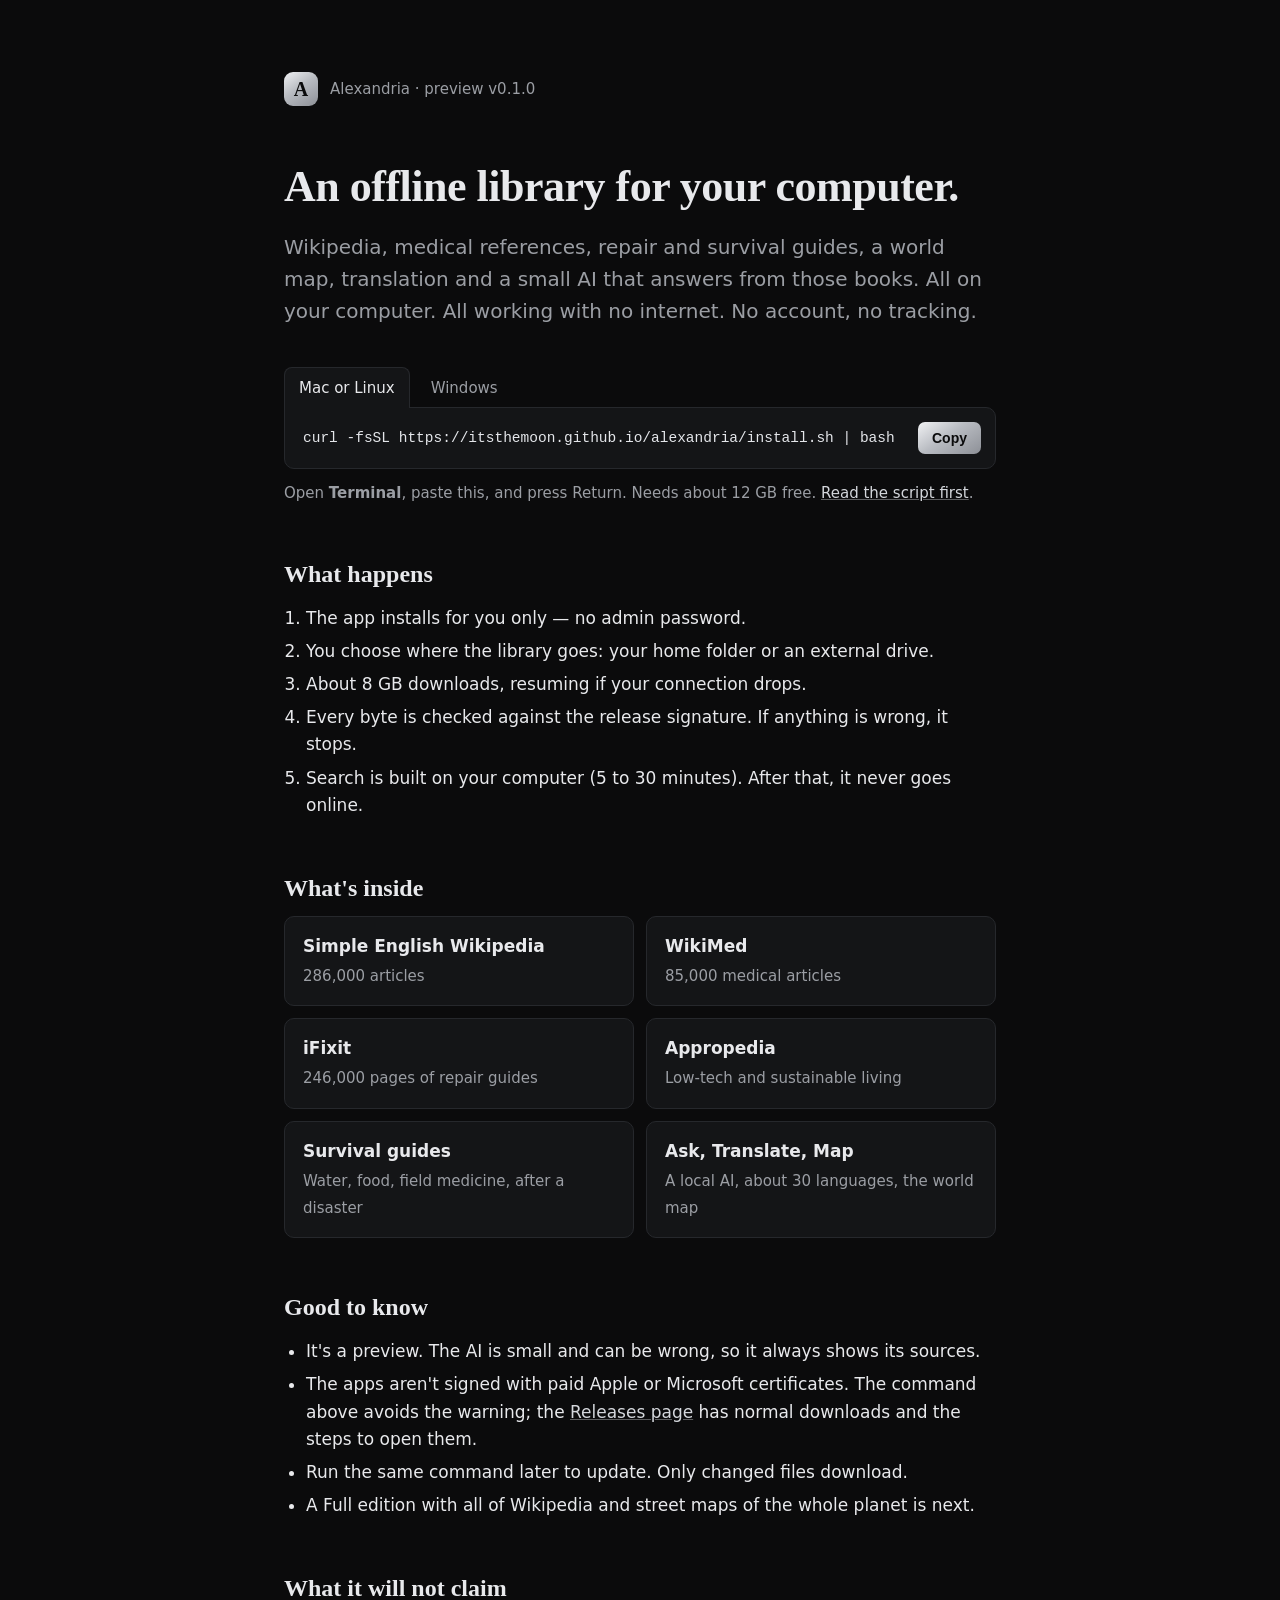
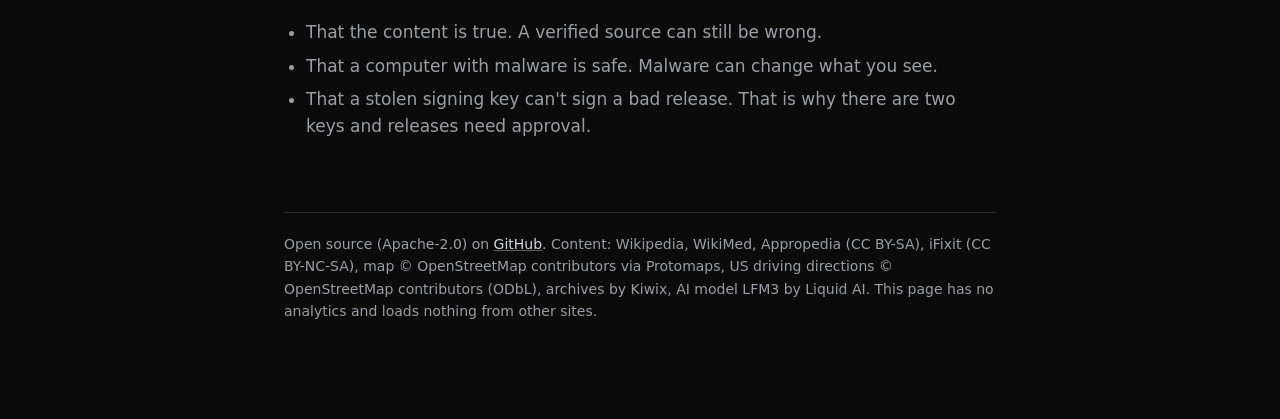
<file: index.html>
<!doctype html>
<html lang="en">
<head>
<meta charset="utf-8">
<meta name="viewport" content="width=device-width, initial-scale=1">
<title>Alexandria — an offline library for your computer</title>
<meta name="description" content="Wikipedia, medical references, repair and survival guides, a world map, translation and a local AI. All on your computer, all working with no internet.">
<style>
  :root { color-scheme: dark; --bg:#0b0b0c; --panel:#141517; --line:#26282c; --text:#e8e9ec; --muted:#9b9ea4; --silver: linear-gradient(145deg, #f1f2f4 0%, #b9bcc2 45%, #8d9097 100%); --link:#d4d7dc; --mono: ui-monospace, SFMono-Regular, Menlo, Consolas, monospace; }
  * { box-sizing: border-box; }
  html, body { margin:0; background:var(--bg); color:var(--text); font: 17px/1.6 -apple-system, BlinkMacSystemFont, "Segoe UI", system-ui, sans-serif; }
  main { max-width: 760px; margin: 0 auto; padding: 72px 24px 96px; }
  .brand { display:flex; align-items:center; gap:12px; margin-bottom:56px; color:var(--muted); font-size:15px; }
  .logo { width:34px; height:34px; border-radius:9px; background:var(--silver); color:#0b0b0c; display:grid; place-items:center; font: 600 20px Georgia, serif; }
  h1 { font: 600 44px/1.15 Georgia, "Times New Roman", serif; margin: 0 0 18px; letter-spacing:-0.5px; }
  .lead { font-size: 20px; color: var(--muted); margin: 0 0 40px; }
  h2 { font: 600 24px Georgia, serif; margin: 56px 0 14px; }
  .tabs { display:flex; gap:6px; margin-bottom:-1px; }
  .tabs button { background:none; border:1px solid transparent; border-bottom:none; color:var(--muted); padding:8px 14px; border-radius:8px 8px 0 0; font: inherit; font-size:15px; cursor:pointer; }
  .tabs button[aria-selected=true] { background:var(--panel); border-color:var(--line); color:var(--text); }
  .cmd { background:var(--panel); border:1px solid var(--line); border-radius:0 10px 10px 10px; padding:14px 14px 14px 18px; display:flex; gap:12px; align-items:center; }
  .cmd code { font: 14.5px var(--mono); flex:1; overflow-x:auto; white-space:nowrap; color:#e4e6ea; }
  .copy { background:var(--silver); color:#0b0b0c; border:0; border-radius:7px; padding:8px 14px; font-weight:600; font-size:14px; cursor:pointer; }
  .hint { color:var(--muted); font-size:15px; margin:12px 0 0; }
  ol, ul { padding-left: 22px; } li { margin: 6px 0; }
  ul.muted li { color: var(--muted); }
  .grid { display:grid; grid-template-columns: 1fr 1fr; gap:12px; }
  .card { background:var(--panel); border:1px solid var(--line); border-radius:10px; padding:16px 18px; }
  .card b { display:block; margin-bottom:2px; } .card span { color:var(--muted); font-size:15px; }
  a { color: var(--link); text-decoration-color: rgba(212,215,220,.4); }
  footer { margin-top:72px; color:var(--muted); font-size:14px; border-top:1px solid var(--line); padding-top:20px; }
  @media (max-width: 620px) { h1 { font-size:34px; } .grid { grid-template-columns:1fr; } }
</style>
</head>
<body>
<main>
  <div class="brand"><div class="logo">A</div> Alexandria · preview v0.1.0</div>

  <h1>An offline library for your computer.</h1>
  <p class="lead">Wikipedia, medical references, repair and survival guides, a world map,
  translation and a small AI that answers from those books. All on your computer. All
  working with no internet. No account, no tracking.</p>

  <div class="tabs" role="tablist">
    <button role="tab" aria-selected="true" data-os="unix">Mac or Linux</button>
    <button role="tab" aria-selected="false" data-os="win">Windows</button>
  </div>
  <div class="cmd">
    <code id="cmd">curl -fsSL https://itsthemoon.github.io/alexandria/install.sh | bash</code>
    <button class="copy" id="copy">Copy</button>
  </div>
  <p class="hint" id="where">Open <b>Terminal</b>, paste this, and press Return.
  Needs about 12 GB free. <a href="install.sh">Read the script first</a>.</p>

  <h2>What happens</h2>
  <ol>
    <li>The app installs for you only — no admin password.</li>
    <li>You choose where the library goes: your home folder or an external drive.</li>
    <li>About 8 GB downloads, resuming if your connection drops.</li>
    <li>Every byte is checked against the release signature. If anything is wrong, it stops.</li>
    <li>Search is built on your computer (5 to 30 minutes). After that, it never goes online.</li>
  </ol>

  <h2>What's inside</h2>
  <div class="grid">
    <div class="card"><b>Simple English Wikipedia</b><span>286,000 articles</span></div>
    <div class="card"><b>WikiMed</b><span>85,000 medical articles</span></div>
    <div class="card"><b>iFixit</b><span>246,000 pages of repair guides</span></div>
    <div class="card"><b>Appropedia</b><span>Low-tech and sustainable living</span></div>
    <div class="card"><b>Survival guides</b><span>Water, food, field medicine, after a disaster</span></div>
    <div class="card"><b>Ask, Translate, Map</b><span>A local AI, about 30 languages, the world map</span></div>
  </div>

  <h2>Good to know</h2>
  <ul>
    <li>It's a preview. The AI is small and can be wrong, so it always shows its sources.</li>
    <li>The apps aren't signed with paid Apple or Microsoft certificates. The command above
      avoids the warning; the <a href="https://github.com/itsthemoon/alexandria/releases">Releases page</a>
      has normal downloads and the steps to open them.</li>
    <li>Run the same command later to update. Only changed files download.</li>
    <li>A Full edition with all of Wikipedia and street maps of the whole planet is next.</li>
  </ul>

  <h2>What it will not claim</h2>
  <ul class="muted">
    <li>That the content is true. A verified source can still be wrong.</li>
    <li>That a computer with malware is safe. Malware can change what you see.</li>
    <li>That a stolen signing key can't sign a bad release. That is why there are two keys and
      releases need approval.</li>
  </ul>

  <footer>
    Open source (Apache-2.0) on <a href="https://github.com/itsthemoon/alexandria">GitHub</a>.
    Content: Wikipedia, WikiMed, Appropedia (CC BY-SA), iFixit (CC BY-NC-SA), map ©
    OpenStreetMap contributors via Protomaps, US driving directions © OpenStreetMap contributors (ODbL), archives by Kiwix, AI model LFM3 by Liquid AI.
    This page has no analytics and loads nothing from other sites.
  </footer>
</main>
<script>
  const cmds = {
    unix: ['curl -fsSL https://itsthemoon.github.io/alexandria/install.sh | bash',
           'Open <b>Terminal</b>, paste this, and press Return. Needs about 12 GB free. <a href="install.sh">Read the script first</a>.'],
    win:  ['irm https://itsthemoon.github.io/alexandria/install.ps1 | iex',
           'Open <b>PowerShell</b> from the Start menu, paste this, and press Enter. Needs about 12 GB free. <a href="install.ps1">Read the script first</a>.'],
  };
  const show = os => {
    document.getElementById('cmd').textContent = cmds[os][0];
    document.getElementById('where').innerHTML = cmds[os][1];
    document.querySelectorAll('.tabs button').forEach(b => b.setAttribute('aria-selected', b.dataset.os === os));
  };
  document.querySelectorAll('.tabs button').forEach(b => b.onclick = () => show(b.dataset.os));
  if (/Windows/.test(navigator.userAgent)) show('win');
  document.getElementById('copy').onclick = async e => {
    await navigator.clipboard.writeText(document.getElementById('cmd').textContent);
    e.target.textContent = 'Copied'; setTimeout(() => e.target.textContent = 'Copy', 1500);
  };
</script>
</body>
</html>
</file>
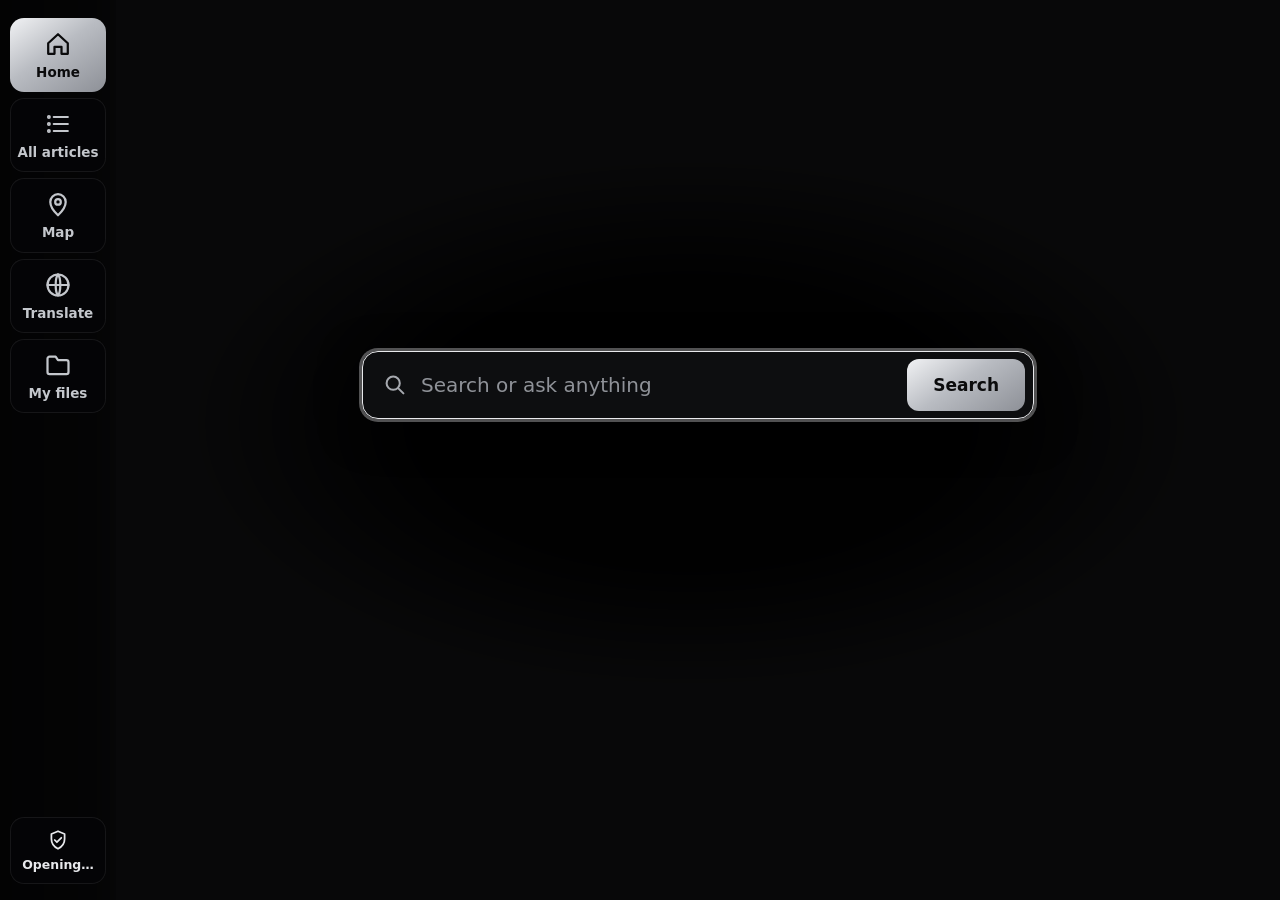
<file: crates/app/ui/index.html>
<!doctype html>
<html lang="en">
<head>
<meta charset="utf-8">
<title>Alexandria</title>
<link rel="stylesheet" href="maplibre-gl.css">
<link rel="stylesheet" href="styles.css">
</head>
<body>
<div class="backdrop" aria-hidden="true"><pre id="art"></pre></div>

<nav class="rail" aria-label="Sections">
  <div class="drag" data-tauri-drag-region></div>
  <button data-tab="home" class="on"><svg viewBox="0 0 20 20" aria-hidden="true"><path d="M3 9.5L10 3l7 6.5V17H12.5v-5h-5v5H3z"/></svg><span>Home</span></button>
  <button data-tab="browse"><svg viewBox="0 0 20 20" aria-hidden="true"><path d="M7 5h10M7 10h10M7 15h10"/><circle cx="3.5" cy="5" r=".6"/><circle cx="3.5" cy="10" r=".6"/><circle cx="3.5" cy="15" r=".6"/></svg><span>All articles</span></button>
  <button data-tab="map"><svg viewBox="0 0 20 20" aria-hidden="true"><path d="M10 18s-5.5-5.2-5.5-9.5a5.5 5.5 0 0 1 11 0C15.5 12.8 10 18 10 18z"/><circle cx="10" cy="8.5" r="2"/></svg><span>Map</span></button>
  <button data-tab="translate"><svg viewBox="0 0 20 20" aria-hidden="true"><circle cx="10" cy="10" r="7.5"/><path d="M2.5 10h15M10 2.5c2.2 2.4 2.2 12.6 0 15M10 2.5c-2.2 2.4-2.2 12.6 0 15"/></svg><span>Translate</span></button>
  <button data-tab="files"><svg viewBox="0 0 20 20" aria-hidden="true"><path d="M2.5 6.5V15a1.5 1.5 0 0 0 1.5 1.5h12a1.5 1.5 0 0 0 1.5-1.5V8a1.5 1.5 0 0 0-1.5-1.5H10L8.3 4H4A1.5 1.5 0 0 0 2.5 5.5z"/></svg><span>My files</span></button>
  <div class="grow"></div>
  <button id="status" aria-haspopup="dialog"><svg viewBox="0 0 20 20" aria-hidden="true"><path d="M10 2l6 2.5v4.6c0 4-2.6 7.2-6 8.9-3.4-1.7-6-4.9-6-8.9V4.5z"/><path id="statusmark" d="M7 10l2 2 4-4"/></svg><span id="statuslabel">Opening…</span></button>
</nav>

<main>
  <section id="tab-home" class="tab">
    <div id="home" class="col">
      <form id="searchform" class="bigsearch" role="search">
        <svg viewBox="0 0 20 20" aria-hidden="true"><circle cx="8.5" cy="8.5" r="5.5"/><path d="M13 13l4 4"/></svg>
        <input id="q" placeholder="Search or ask anything" autocomplete="off" spellcheck="false" aria-label="Search or ask anything" autofocus>
        <button class="primary" type="submit">Search</button>
      </form>
      <div id="chips" class="chips"></div>
      <div id="answer" class="answer off">
        <h3>Short answer</h3>
        <div id="answertext" aria-live="polite"></div>
        <div id="sources" class="sources"></div>
        <small>Written on this computer from the articles it lists. Check them for anything important.</small>
      </div>
      <p id="count" class="count off" aria-live="polite"></p>
      <ul id="results" class="results" aria-label="Results"></ul>
    </div>

    <div id="reader" class="reader off">
      <div class="readerbar">
        <button id="back" class="pill backbtn"><svg viewBox="0 0 20 20" aria-hidden="true"><path d="M12 4l-6 6 6 6"/></svg><span>Back</span></button>
        <div class="readertitle">
          <h2 id="title"></h2>
          <div id="path" class="muted"></div>
        </div>
        <div class="readertools">
          <span class="toollabel">Text size</span>
          <button id="smaller" class="pill" aria-label="Smaller text">A−</button>
          <button id="larger" class="pill" aria-label="Larger text">A+</button>
          <button id="totranslate" class="pill">Translate</button>
          <button id="toask" class="pill">Ask about this</button>
        </div>
      </div>
      <iframe id="body" title="Article" sandbox="allow-top-navigation-by-user-activation" referrerpolicy="no-referrer"></iframe>
    </div>
  </section>

  <section id="tab-browse" class="tab off">
    <div class="pane">
      <div class="panehead">
        <h2>All articles</h2>
        <p class="muted">Everything in one collection, A to Z.</p>
      </div>
      <div class="row">
        <select id="pack" class="field narrow" aria-label="Collection"></select>
        <input id="browsefilter" class="field" placeholder="Filter by title" autocomplete="off" aria-label="Filter by title">
        <select id="browsesort" class="field narrow" aria-label="Sort"><option value="az">A → Z</option><option value="za">Z → A</option></select>
      </div>
      <div id="browsemeta" class="muted small"></div>
      <ul id="browslist"></ul>
      <div class="row">
        <button id="browseprev" class="pill">Previous</button>
        <button id="browsenext" class="pill">Next</button>
      </div>
    </div>
  </section>

  <section id="tab-map" class="tab off">
    <div id="map">
      <div id="mapstatus"></div>
      <div id="mapsearchwrap">
        <input id="mapsearch" placeholder="Find a place or street" autocomplete="off" aria-label="Find a place or street">
        <div id="mapresults"></div>
        <select id="mapselect" title="Map" aria-label="Map"></select>
      </div>
      <div id="directions" class="off">
        <div class="dirtitle">Directions</div>
        <div class="dirfield">
          <input id="dirfrom" placeholder="From — street or place" autocomplete="off" aria-label="From">
          <div class="dirresults" id="dirfromresults"></div>
        </div>
        <div class="dirfield">
          <input id="dirto" placeholder="To — street or place" autocomplete="off" aria-label="To">
          <div class="dirresults" id="dirtoresults"></div>
        </div>
        <div class="dirbar">
          <button id="dirgo" class="primary dirbtn">Go</button>
          <button id="dirclear" class="pill dirbtn">Clear</button>
        </div>
        <div id="dirout" aria-live="polite"></div>
        <div class="muted small">Directions © OpenStreetMap contributors · ODbL</div>
      </div>
    </div>
    <div id="mapmeta"></div>
  </section>

  <section id="tab-translate" class="tab off">
    <div class="pane widepane">
      <div class="panehead">
        <h2>Translate</h2>
      </div>
      <div class="translategrid">
        <div class="tbox">
          <div class="tlabel">Detected automatically</div>
          <textarea id="tin" placeholder="Type or paste text…" spellcheck="false" aria-label="Text to translate"></textarea>
        </div>
        <div class="tbox">
          <div class="tlabel">
            <select id="tlang" aria-label="Translate into"></select>
            <span id="tstatus" class="muted small"></span>
          </div>
          <div id="tout" aria-live="polite"></div>
        </div>
      </div>
      <p class="muted small">Machine translation can be wrong. Double-check names, numbers and medical details.</p>
    </div>
  </section>

  <section id="tab-files" class="tab off">
    <div class="pane widepane">
      <div class="panehead split">
        <div>
          <h2>My files</h2>
          <p class="muted">Your photos and documents, kept beside the library. Not signed or checked.</p>
        </div>
        <label class="primary upload">Add files<input id="personalfiles" type="file" multiple hidden></label>
      </div>
      <div id="personalgrid"></div>
      <div id="personalview"></div>
    </div>
  </section>
</main>

<div id="sheet" class="sheet off" role="dialog" aria-modal="true" aria-labelledby="sheettitle">
  <div class="card">
    <h3 id="sheettitle">Sources verified</h3>
    <div id="sheetbody"></div>
    <p id="sheetmeta" class="muted small"></p>
    <select id="library" class="field off" aria-label="Library location"></select>
    <button id="sheetok" class="primary">Got it</button>
  </div>
</div>

<script src="maplibre-gl.js"></script>
<script src="map.js"></script>
<script src="app.js"></script>
<script src="features.js"></script>
</body>
</html>
</file>
<file: crates/app/ui/maplibre-gl.css>
.maplibregl-map{font:12px/20px Helvetica Neue,Arial,Helvetica,sans-serif;overflow:hidden;position:relative;-webkit-tap-highlight-color:rgb(0,0,0,0)}.maplibregl-canvas{left:0;position:absolute;top:0}.maplibregl-map:fullscreen{height:100%;width:100%}.maplibregl-ctrl-group button.maplibregl-ctrl-compass{touch-action:none}.maplibregl-canvas-container.maplibregl-interactive,.maplibregl-ctrl-group button.maplibregl-ctrl-compass{cursor:grab;-webkit-user-select:none;-moz-user-select:none;user-select:none}.maplibregl-canvas-container.maplibregl-interactive.maplibregl-track-pointer{cursor:pointer}.maplibregl-canvas-container.maplibregl-interactive:active,.maplibregl-ctrl-group button.maplibregl-ctrl-compass:active{cursor:grabbing}.maplibregl-canvas-container.maplibregl-touch-zoom-rotate,.maplibregl-canvas-container.maplibregl-touch-zoom-rotate .maplibregl-canvas{touch-action:pan-x pan-y}.maplibregl-canvas-container.maplibregl-touch-drag-pan,.maplibregl-canvas-container.maplibregl-touch-drag-pan .maplibregl-canvas{touch-action:pinch-zoom}.maplibregl-canvas-container.maplibregl-touch-zoom-rotate.maplibregl-touch-drag-pan,.maplibregl-canvas-container.maplibregl-touch-zoom-rotate.maplibregl-touch-drag-pan .maplibregl-canvas{touch-action:none}.maplibregl-canvas-container.maplibregl-touch-drag-pan.maplibregl-cooperative-gestures,.maplibregl-canvas-container.maplibregl-touch-drag-pan.maplibregl-cooperative-gestures .maplibregl-canvas{touch-action:pan-x pan-y}.maplibregl-ctrl-bottom-left,.maplibregl-ctrl-bottom-right,.maplibregl-ctrl-top-left,.maplibregl-ctrl-top-right{pointer-events:none;position:absolute;z-index:2}.maplibregl-ctrl-top-left{left:0;top:0}.maplibregl-ctrl-top-right{right:0;top:0}.maplibregl-ctrl-bottom-left{bottom:0;left:0}.maplibregl-ctrl-bottom-right{bottom:0;right:0}.maplibregl-ctrl{clear:both;pointer-events:auto;transform:translate(0)}.maplibregl-ctrl-top-left .maplibregl-ctrl{float:left;margin:10px 0 0 10px}.maplibregl-ctrl-top-right .maplibregl-ctrl{float:right;margin:10px 10px 0 0}.maplibregl-ctrl-bottom-left .maplibregl-ctrl{float:left;margin:0 0 10px 10px}.maplibregl-ctrl-bottom-right .maplibregl-ctrl{float:right;margin:0 10px 10px 0}.maplibregl-ctrl-group{background:#fff;border-radius:4px}.maplibregl-ctrl-group:not(:empty){box-shadow:0 0 0 2px rgba(0,0,0,.1)}@media (forced-colors:active){.maplibregl-ctrl-group:not(:empty){box-shadow:0 0 0 2px ButtonText}}.maplibregl-ctrl-group button{background-color:transparent;border:0;box-sizing:border-box;cursor:pointer;display:block;height:29px;outline:none;padding:0;width:29px}.maplibregl-ctrl-group button+button{border-top:1px solid #ddd}.maplibregl-ctrl button .maplibregl-ctrl-icon{background-position:50%;background-repeat:no-repeat;display:block;height:100%;width:100%}@media (forced-colors:active){.maplibregl-ctrl-icon{background-color:transparent}.maplibregl-ctrl-group button+button{border-top:1px solid ButtonText}}.maplibregl-ctrl button::-moz-focus-inner{border:0;padding:0}.maplibregl-ctrl-attrib-button:focus,.maplibregl-ctrl-group button:focus{box-shadow:0 0 2px 2px #0096ff}.maplibregl-ctrl button:disabled{cursor:not-allowed}.maplibregl-ctrl button:disabled .maplibregl-ctrl-icon{opacity:.25}@media (hover:hover){.maplibregl-ctrl button:not(:disabled):hover{background-color:rgba(0,0,0,.05)}}.maplibregl-ctrl button:not(:disabled):active{background-color:rgba(0,0,0,.05)}.maplibregl-ctrl-group button:focus:focus-visible{box-shadow:0 0 2px 2px #0096ff}.maplibregl-ctrl-group button:focus:not(:focus-visible){box-shadow:none}.maplibregl-ctrl-group button:focus:first-child{border-radius:4px 4px 0 0}.maplibregl-ctrl-group button:focus:last-child{border-radius:0 0 4px 4px}.maplibregl-ctrl-group button:focus:only-child{border-radius:inherit}.maplibregl-ctrl button.maplibregl-ctrl-zoom-out .maplibregl-ctrl-icon{background-image:url("data:image/svg+xml;charset=utf-8,%3Csvg xmlns='http://www.w3.org/2000/svg' width='29' height='29' fill='%23333' viewBox='0 0 29 29'%3E%3Cpath d='M10 13c-.75 0-1.5.75-1.5 1.5S9.25 16 10 16h9c.75 0 1.5-.75 1.5-1.5S19.75 13 19 13z'/%3E%3C/svg%3E")}.maplibregl-ctrl button.maplibregl-ctrl-zoom-in .maplibregl-ctrl-icon{background-image:url("data:image/svg+xml;charset=utf-8,%3Csvg xmlns='http://www.w3.org/2000/svg' width='29' height='29' fill='%23333' viewBox='0 0 29 29'%3E%3Cpath d='M14.5 8.5c-.75 0-1.5.75-1.5 1.5v3h-3c-.75 0-1.5.75-1.5 1.5S9.25 16 10 16h3v3c0 .75.75 1.5 1.5 1.5S16 19.75 16 19v-3h3c.75 0 1.5-.75 1.5-1.5S19.75 13 19 13h-3v-3c0-.75-.75-1.5-1.5-1.5'/%3E%3C/svg%3E")}@media (forced-colors:active){.maplibregl-ctrl button.maplibregl-ctrl-zoom-out .maplibregl-ctrl-icon{background-image:url("data:image/svg+xml;charset=utf-8,%3Csvg xmlns='http://www.w3.org/2000/svg' width='29' height='29' fill='%23fff' viewBox='0 0 29 29'%3E%3Cpath d='M10 13c-.75 0-1.5.75-1.5 1.5S9.25 16 10 16h9c.75 0 1.5-.75 1.5-1.5S19.75 13 19 13z'/%3E%3C/svg%3E")}.maplibregl-ctrl button.maplibregl-ctrl-zoom-in .maplibregl-ctrl-icon{background-image:url("data:image/svg+xml;charset=utf-8,%3Csvg xmlns='http://www.w3.org/2000/svg' width='29' height='29' fill='%23fff' viewBox='0 0 29 29'%3E%3Cpath d='M14.5 8.5c-.75 0-1.5.75-1.5 1.5v3h-3c-.75 0-1.5.75-1.5 1.5S9.25 16 10 16h3v3c0 .75.75 1.5 1.5 1.5S16 19.75 16 19v-3h3c.75 0 1.5-.75 1.5-1.5S19.75 13 19 13h-3v-3c0-.75-.75-1.5-1.5-1.5'/%3E%3C/svg%3E")}}@media (forced-colors:active) and (prefers-color-scheme:light){.maplibregl-ctrl button.maplibregl-ctrl-zoom-out .maplibregl-ctrl-icon{background-image:url("data:image/svg+xml;charset=utf-8,%3Csvg xmlns='http://www.w3.org/2000/svg' width='29' height='29' viewBox='0 0 29 29'%3E%3Cpath d='M10 13c-.75 0-1.5.75-1.5 1.5S9.25 16 10 16h9c.75 0 1.5-.75 1.5-1.5S19.75 13 19 13z'/%3E%3C/svg%3E")}.maplibregl-ctrl button.maplibregl-ctrl-zoom-in .maplibregl-ctrl-icon{background-image:url("data:image/svg+xml;charset=utf-8,%3Csvg xmlns='http://www.w3.org/2000/svg' width='29' height='29' viewBox='0 0 29 29'%3E%3Cpath d='M14.5 8.5c-.75 0-1.5.75-1.5 1.5v3h-3c-.75 0-1.5.75-1.5 1.5S9.25 16 10 16h3v3c0 .75.75 1.5 1.5 1.5S16 19.75 16 19v-3h3c.75 0 1.5-.75 1.5-1.5S19.75 13 19 13h-3v-3c0-.75-.75-1.5-1.5-1.5'/%3E%3C/svg%3E")}}.maplibregl-ctrl button.maplibregl-ctrl-fullscreen .maplibregl-ctrl-icon{background-image:url("data:image/svg+xml;charset=utf-8,%3Csvg xmlns='http://www.w3.org/2000/svg' width='29' height='29' fill='%23333' viewBox='0 0 29 29'%3E%3Cpath d='M24 16v5.5c0 1.75-.75 2.5-2.5 2.5H16v-1l3-1.5-4-5.5 1-1 5.5 4 1.5-3zM6 16l1.5 3 5.5-4 1 1-4 5.5 3 1.5v1H7.5C5.75 24 5 23.25 5 21.5V16zm7-11v1l-3 1.5 4 5.5-1 1-5.5-4L6 13H5V7.5C5 5.75 5.75 5 7.5 5zm11 2.5c0-1.75-.75-2.5-2.5-2.5H16v1l3 1.5-4 5.5 1 1 5.5-4 1.5 3h1z'/%3E%3C/svg%3E")}.maplibregl-ctrl button.maplibregl-ctrl-shrink .maplibregl-ctrl-icon{background-image:url("data:image/svg+xml;charset=utf-8,%3Csvg xmlns='http://www.w3.org/2000/svg' width='29' height='29' viewBox='0 0 29 29'%3E%3Cpath d='M18.5 16c-1.75 0-2.5.75-2.5 2.5V24h1l1.5-3 5.5 4 1-1-4-5.5 3-1.5v-1zM13 18.5c0-1.75-.75-2.5-2.5-2.5H5v1l3 1.5L4 24l1 1 5.5-4 1.5 3h1zm3-8c0 1.75.75 2.5 2.5 2.5H24v-1l-3-1.5L25 5l-1-1-5.5 4L17 5h-1zM10.5 13c1.75 0 2.5-.75 2.5-2.5V5h-1l-1.5 3L5 4 4 5l4 5.5L5 12v1z'/%3E%3C/svg%3E")}@media (forced-colors:active){.maplibregl-ctrl button.maplibregl-ctrl-fullscreen .maplibregl-ctrl-icon{background-image:url("data:image/svg+xml;charset=utf-8,%3Csvg xmlns='http://www.w3.org/2000/svg' width='29' height='29' fill='%23fff' viewBox='0 0 29 29'%3E%3Cpath d='M24 16v5.5c0 1.75-.75 2.5-2.5 2.5H16v-1l3-1.5-4-5.5 1-1 5.5 4 1.5-3zM6 16l1.5 3 5.5-4 1 1-4 5.5 3 1.5v1H7.5C5.75 24 5 23.25 5 21.5V16zm7-11v1l-3 1.5 4 5.5-1 1-5.5-4L6 13H5V7.5C5 5.75 5.75 5 7.5 5zm11 2.5c0-1.75-.75-2.5-2.5-2.5H16v1l3 1.5-4 5.5 1 1 5.5-4 1.5 3h1z'/%3E%3C/svg%3E")}.maplibregl-ctrl button.maplibregl-ctrl-shrink .maplibregl-ctrl-icon{background-image:url("data:image/svg+xml;charset=utf-8,%3Csvg xmlns='http://www.w3.org/2000/svg' width='29' height='29' fill='%23fff' viewBox='0 0 29 29'%3E%3Cpath d='M18.5 16c-1.75 0-2.5.75-2.5 2.5V24h1l1.5-3 5.5 4 1-1-4-5.5 3-1.5v-1zM13 18.5c0-1.75-.75-2.5-2.5-2.5H5v1l3 1.5L4 24l1 1 5.5-4 1.5 3h1zm3-8c0 1.75.75 2.5 2.5 2.5H24v-1l-3-1.5L25 5l-1-1-5.5 4L17 5h-1zM10.5 13c1.75 0 2.5-.75 2.5-2.5V5h-1l-1.5 3L5 4 4 5l4 5.5L5 12v1z'/%3E%3C/svg%3E")}}@media (forced-colors:active) and (prefers-color-scheme:light){.maplibregl-ctrl button.maplibregl-ctrl-fullscreen .maplibregl-ctrl-icon{background-image:url("data:image/svg+xml;charset=utf-8,%3Csvg xmlns='http://www.w3.org/2000/svg' width='29' height='29' viewBox='0 0 29 29'%3E%3Cpath d='M24 16v5.5c0 1.75-.75 2.5-2.5 2.5H16v-1l3-1.5-4-5.5 1-1 5.5 4 1.5-3zM6 16l1.5 3 5.5-4 1 1-4 5.5 3 1.5v1H7.5C5.75 24 5 23.25 5 21.5V16zm7-11v1l-3 1.5 4 5.5-1 1-5.5-4L6 13H5V7.5C5 5.75 5.75 5 7.5 5zm11 2.5c0-1.75-.75-2.5-2.5-2.5H16v1l3 1.5-4 5.5 1 1 5.5-4 1.5 3h1z'/%3E%3C/svg%3E")}.maplibregl-ctrl button.maplibregl-ctrl-shrink .maplibregl-ctrl-icon{background-image:url("data:image/svg+xml;charset=utf-8,%3Csvg xmlns='http://www.w3.org/2000/svg' width='29' height='29' viewBox='0 0 29 29'%3E%3Cpath d='M18.5 16c-1.75 0-2.5.75-2.5 2.5V24h1l1.5-3 5.5 4 1-1-4-5.5 3-1.5v-1zM13 18.5c0-1.75-.75-2.5-2.5-2.5H5v1l3 1.5L4 24l1 1 5.5-4 1.5 3h1zm3-8c0 1.75.75 2.5 2.5 2.5H24v-1l-3-1.5L25 5l-1-1-5.5 4L17 5h-1zM10.5 13c1.75 0 2.5-.75 2.5-2.5V5h-1l-1.5 3L5 4 4 5l4 5.5L5 12v1z'/%3E%3C/svg%3E")}}.maplibregl-ctrl button.maplibregl-ctrl-compass .maplibregl-ctrl-icon{background-image:url("data:image/svg+xml;charset=utf-8,%3Csvg xmlns='http://www.w3.org/2000/svg' width='29' height='29' fill='%23333' viewBox='0 0 29 29'%3E%3Cpath d='m10.5 14 4-8 4 8z'/%3E%3Cpath fill='%23ccc' d='m10.5 16 4 8 4-8z'/%3E%3C/svg%3E")}@media (forced-colors:active){.maplibregl-ctrl button.maplibregl-ctrl-compass .maplibregl-ctrl-icon{background-image:url("data:image/svg+xml;charset=utf-8,%3Csvg xmlns='http://www.w3.org/2000/svg' width='29' height='29' fill='%23fff' viewBox='0 0 29 29'%3E%3Cpath d='m10.5 14 4-8 4 8z'/%3E%3Cpath fill='%23ccc' d='m10.5 16 4 8 4-8z'/%3E%3C/svg%3E")}}@media (forced-colors:active) and (prefers-color-scheme:light){.maplibregl-ctrl button.maplibregl-ctrl-compass .maplibregl-ctrl-icon{background-image:url("data:image/svg+xml;charset=utf-8,%3Csvg xmlns='http://www.w3.org/2000/svg' width='29' height='29' viewBox='0 0 29 29'%3E%3Cpath d='m10.5 14 4-8 4 8z'/%3E%3Cpath fill='%23ccc' d='m10.5 16 4 8 4-8z'/%3E%3C/svg%3E")}}.maplibregl-ctrl button.maplibregl-ctrl-globe .maplibregl-ctrl-icon{background-image:url("data:image/svg+xml;charset=utf-8,%3Csvg xmlns='http://www.w3.org/2000/svg' width='22' height='22' fill='none' stroke='%23333' viewBox='0 0 22 22'%3E%3Ccircle cx='11' cy='11' r='8.5'/%3E%3Cpath d='M17.5 11c0 4.819-3.02 8.5-6.5 8.5S4.5 15.819 4.5 11 7.52 2.5 11 2.5s6.5 3.681 6.5 8.5Z'/%3E%3Cpath d='M13.5 11c0 2.447-.331 4.64-.853 6.206-.262.785-.562 1.384-.872 1.777-.314.399-.58.517-.775.517s-.461-.118-.775-.517c-.31-.393-.61-.992-.872-1.777C8.831 15.64 8.5 13.446 8.5 11s.331-4.64.853-6.206c.262-.785.562-1.384.872-1.777.314-.399.58-.517.775-.517s.461.118.775.517c.31.393.61.992.872 1.777.522 1.565.853 3.76.853 6.206Z'/%3E%3Cpath d='M11 7.5c-1.909 0-3.622-.166-4.845-.428-.616-.132-1.08-.283-1.379-.434a1.3 1.3 0 0 1-.224-.138q.07-.058.224-.138c.299-.151.763-.302 1.379-.434C7.378 5.666 9.091 5.5 11 5.5s3.622.166 4.845.428c.616.132 1.08.283 1.379.434.105.053.177.1.224.138q-.07.058-.224.138c-.299.151-.763.302-1.379.434-1.223.262-2.936.428-4.845.428ZM4.486 6.436ZM11 16.5c-1.909 0-3.622-.166-4.845-.428-.616-.132-1.08-.283-1.379-.434a1.3 1.3 0 0 1-.224-.138 1.3 1.3 0 0 1 .224-.138c.299-.151.763-.302 1.379-.434C7.378 14.666 9.091 14.5 11 14.5s3.622.166 4.845.428c.616.132 1.08.283 1.379.434.105.053.177.1.224.138a1.3 1.3 0 0 1-.224.138c-.299.151-.763.302-1.379.434-1.223.262-2.936.428-4.845.428Zm-6.514-1.064ZM11 12.5c-2.46 0-4.672-.222-6.255-.574-.796-.177-1.406-.38-1.805-.59a1.5 1.5 0 0 1-.39-.272.3.3 0 0 1-.047-.064.3.3 0 0 1 .048-.064c.066-.073.189-.167.389-.272.399-.21 1.009-.413 1.805-.59C6.328 9.722 8.54 9.5 11 9.5s4.672.222 6.256.574c.795.177 1.405.38 1.804.59.2.105.323.2.39.272a.3.3 0 0 1 .047.064.3.3 0 0 1-.048.064 1.4 1.4 0 0 1-.389.272c-.399.21-1.009.413-1.804.59-1.584.352-3.796.574-6.256.574Zm-8.501-1.51v.002zm0 .018v.002zm17.002.002v-.002zm0-.018v-.002z'/%3E%3C/svg%3E")}.maplibregl-ctrl button.maplibregl-ctrl-globe-enabled .maplibregl-ctrl-icon{background-image:url("data:image/svg+xml;charset=utf-8,%3Csvg xmlns='http://www.w3.org/2000/svg' width='22' height='22' fill='none' stroke='%2333b5e5' viewBox='0 0 22 22'%3E%3Ccircle cx='11' cy='11' r='8.5'/%3E%3Cpath d='M17.5 11c0 4.819-3.02 8.5-6.5 8.5S4.5 15.819 4.5 11 7.52 2.5 11 2.5s6.5 3.681 6.5 8.5Z'/%3E%3Cpath d='M13.5 11c0 2.447-.331 4.64-.853 6.206-.262.785-.562 1.384-.872 1.777-.314.399-.58.517-.775.517s-.461-.118-.775-.517c-.31-.393-.61-.992-.872-1.777C8.831 15.64 8.5 13.446 8.5 11s.331-4.64.853-6.206c.262-.785.562-1.384.872-1.777.314-.399.58-.517.775-.517s.461.118.775.517c.31.393.61.992.872 1.777.522 1.565.853 3.76.853 6.206Z'/%3E%3Cpath d='M11 7.5c-1.909 0-3.622-.166-4.845-.428-.616-.132-1.08-.283-1.379-.434a1.3 1.3 0 0 1-.224-.138q.07-.058.224-.138c.299-.151.763-.302 1.379-.434C7.378 5.666 9.091 5.5 11 5.5s3.622.166 4.845.428c.616.132 1.08.283 1.379.434.105.053.177.1.224.138q-.07.058-.224.138c-.299.151-.763.302-1.379.434-1.223.262-2.936.428-4.845.428ZM4.486 6.436ZM11 16.5c-1.909 0-3.622-.166-4.845-.428-.616-.132-1.08-.283-1.379-.434a1.3 1.3 0 0 1-.224-.138 1.3 1.3 0 0 1 .224-.138c.299-.151.763-.302 1.379-.434C7.378 14.666 9.091 14.5 11 14.5s3.622.166 4.845.428c.616.132 1.08.283 1.379.434.105.053.177.1.224.138a1.3 1.3 0 0 1-.224.138c-.299.151-.763.302-1.379.434-1.223.262-2.936.428-4.845.428Zm-6.514-1.064ZM11 12.5c-2.46 0-4.672-.222-6.255-.574-.796-.177-1.406-.38-1.805-.59a1.5 1.5 0 0 1-.39-.272.3.3 0 0 1-.047-.064.3.3 0 0 1 .048-.064c.066-.073.189-.167.389-.272.399-.21 1.009-.413 1.805-.59C6.328 9.722 8.54 9.5 11 9.5s4.672.222 6.256.574c.795.177 1.405.38 1.804.59.2.105.323.2.39.272a.3.3 0 0 1 .047.064.3.3 0 0 1-.048.064 1.4 1.4 0 0 1-.389.272c-.399.21-1.009.413-1.804.59-1.584.352-3.796.574-6.256.574Zm-8.501-1.51v.002zm0 .018v.002zm17.002.002v-.002zm0-.018v-.002z'/%3E%3C/svg%3E")}.maplibregl-ctrl button.maplibregl-ctrl-terrain .maplibregl-ctrl-icon{background-image:url("data:image/svg+xml;charset=utf-8,%3Csvg xmlns='http://www.w3.org/2000/svg' width='22' height='22' fill='%23333' viewBox='0 0 22 22'%3E%3Cpath d='m1.754 13.406 4.453-4.851 3.09 3.09 3.281 3.277.969-.969-3.309-3.312 3.844-4.121 6.148 6.886h1.082v-.855l-7.207-8.07-4.84 5.187L6.169 6.57l-5.48 5.965v.871ZM.688 16.844h20.625v1.375H.688Zm0 0'/%3E%3C/svg%3E")}.maplibregl-ctrl button.maplibregl-ctrl-terrain-enabled .maplibregl-ctrl-icon{background-image:url("data:image/svg+xml;charset=utf-8,%3Csvg xmlns='http://www.w3.org/2000/svg' width='22' height='22' fill='%2333b5e5' viewBox='0 0 22 22'%3E%3Cpath d='m1.754 13.406 4.453-4.851 3.09 3.09 3.281 3.277.969-.969-3.309-3.312 3.844-4.121 6.148 6.886h1.082v-.855l-7.207-8.07-4.84 5.187L6.169 6.57l-5.48 5.965v.871ZM.688 16.844h20.625v1.375H.688Zm0 0'/%3E%3C/svg%3E")}.maplibregl-ctrl button.maplibregl-ctrl-geolocate .maplibregl-ctrl-icon{background-image:url("data:image/svg+xml;charset=utf-8,%3Csvg xmlns='http://www.w3.org/2000/svg' width='29' height='29' fill='%23333' viewBox='0 0 20 20'%3E%3Cpath d='M10 4C9 4 9 5 9 5v.1A5 5 0 0 0 5.1 9H5s-1 0-1 1 1 1 1 1h.1A5 5 0 0 0 9 14.9v.1s0 1 1 1 1-1 1-1v-.1a5 5 0 0 0 3.9-3.9h.1s1 0 1-1-1-1-1-1h-.1A5 5 0 0 0 11 5.1V5s0-1-1-1m0 2.5a3.5 3.5 0 1 1 0 7 3.5 3.5 0 1 1 0-7'/%3E%3Ccircle cx='10' cy='10' r='2'/%3E%3C/svg%3E")}.maplibregl-ctrl button.maplibregl-ctrl-geolocate:disabled .maplibregl-ctrl-icon{background-image:url("data:image/svg+xml;charset=utf-8,%3Csvg xmlns='http://www.w3.org/2000/svg' width='29' height='29' fill='%23aaa' viewBox='0 0 20 20'%3E%3Cpath d='M10 4C9 4 9 5 9 5v.1A5 5 0 0 0 5.1 9H5s-1 0-1 1 1 1 1 1h.1A5 5 0 0 0 9 14.9v.1s0 1 1 1 1-1 1-1v-.1a5 5 0 0 0 3.9-3.9h.1s1 0 1-1-1-1-1-1h-.1A5 5 0 0 0 11 5.1V5s0-1-1-1m0 2.5a3.5 3.5 0 1 1 0 7 3.5 3.5 0 1 1 0-7'/%3E%3Ccircle cx='10' cy='10' r='2'/%3E%3Cpath fill='red' d='m14 5 1 1-9 9-1-1z'/%3E%3C/svg%3E")}.maplibregl-ctrl button.maplibregl-ctrl-geolocate.maplibregl-ctrl-geolocate-active .maplibregl-ctrl-icon{background-image:url("data:image/svg+xml;charset=utf-8,%3Csvg xmlns='http://www.w3.org/2000/svg' width='29' height='29' fill='%2333b5e5' viewBox='0 0 20 20'%3E%3Cpath d='M10 4C9 4 9 5 9 5v.1A5 5 0 0 0 5.1 9H5s-1 0-1 1 1 1 1 1h.1A5 5 0 0 0 9 14.9v.1s0 1 1 1 1-1 1-1v-.1a5 5 0 0 0 3.9-3.9h.1s1 0 1-1-1-1-1-1h-.1A5 5 0 0 0 11 5.1V5s0-1-1-1m0 2.5a3.5 3.5 0 1 1 0 7 3.5 3.5 0 1 1 0-7'/%3E%3Ccircle cx='10' cy='10' r='2'/%3E%3C/svg%3E")}.maplibregl-ctrl button.maplibregl-ctrl-geolocate.maplibregl-ctrl-geolocate-active-error .maplibregl-ctrl-icon{background-image:url("data:image/svg+xml;charset=utf-8,%3Csvg xmlns='http://www.w3.org/2000/svg' width='29' height='29' fill='%23e58978' viewBox='0 0 20 20'%3E%3Cpath d='M10 4C9 4 9 5 9 5v.1A5 5 0 0 0 5.1 9H5s-1 0-1 1 1 1 1 1h.1A5 5 0 0 0 9 14.9v.1s0 1 1 1 1-1 1-1v-.1a5 5 0 0 0 3.9-3.9h.1s1 0 1-1-1-1-1-1h-.1A5 5 0 0 0 11 5.1V5s0-1-1-1m0 2.5a3.5 3.5 0 1 1 0 7 3.5 3.5 0 1 1 0-7'/%3E%3Ccircle cx='10' cy='10' r='2'/%3E%3C/svg%3E")}.maplibregl-ctrl button.maplibregl-ctrl-geolocate.maplibregl-ctrl-geolocate-background .maplibregl-ctrl-icon{background-image:url("data:image/svg+xml;charset=utf-8,%3Csvg xmlns='http://www.w3.org/2000/svg' width='29' height='29' fill='%2333b5e5' viewBox='0 0 20 20'%3E%3Cpath d='M10 4C9 4 9 5 9 5v.1A5 5 0 0 0 5.1 9H5s-1 0-1 1 1 1 1 1h.1A5 5 0 0 0 9 14.9v.1s0 1 1 1 1-1 1-1v-.1a5 5 0 0 0 3.9-3.9h.1s1 0 1-1-1-1-1-1h-.1A5 5 0 0 0 11 5.1V5s0-1-1-1m0 2.5a3.5 3.5 0 1 1 0 7 3.5 3.5 0 1 1 0-7'/%3E%3C/svg%3E")}.maplibregl-ctrl button.maplibregl-ctrl-geolocate.maplibregl-ctrl-geolocate-background-error .maplibregl-ctrl-icon{background-image:url("data:image/svg+xml;charset=utf-8,%3Csvg xmlns='http://www.w3.org/2000/svg' width='29' height='29' fill='%23e54e33' viewBox='0 0 20 20'%3E%3Cpath d='M10 4C9 4 9 5 9 5v.1A5 5 0 0 0 5.1 9H5s-1 0-1 1 1 1 1 1h.1A5 5 0 0 0 9 14.9v.1s0 1 1 1 1-1 1-1v-.1a5 5 0 0 0 3.9-3.9h.1s1 0 1-1-1-1-1-1h-.1A5 5 0 0 0 11 5.1V5s0-1-1-1m0 2.5a3.5 3.5 0 1 1 0 7 3.5 3.5 0 1 1 0-7'/%3E%3C/svg%3E")}.maplibregl-ctrl button.maplibregl-ctrl-geolocate.maplibregl-ctrl-geolocate-waiting .maplibregl-ctrl-icon{animation:maplibregl-spin 2s linear infinite}@media (forced-colors:active){.maplibregl-ctrl button.maplibregl-ctrl-geolocate .maplibregl-ctrl-icon{background-image:url("data:image/svg+xml;charset=utf-8,%3Csvg xmlns='http://www.w3.org/2000/svg' width='29' height='29' fill='%23fff' viewBox='0 0 20 20'%3E%3Cpath d='M10 4C9 4 9 5 9 5v.1A5 5 0 0 0 5.1 9H5s-1 0-1 1 1 1 1 1h.1A5 5 0 0 0 9 14.9v.1s0 1 1 1 1-1 1-1v-.1a5 5 0 0 0 3.9-3.9h.1s1 0 1-1-1-1-1-1h-.1A5 5 0 0 0 11 5.1V5s0-1-1-1m0 2.5a3.5 3.5 0 1 1 0 7 3.5 3.5 0 1 1 0-7'/%3E%3Ccircle cx='10' cy='10' r='2'/%3E%3C/svg%3E")}.maplibregl-ctrl button.maplibregl-ctrl-geolocate:disabled .maplibregl-ctrl-icon{background-image:url("data:image/svg+xml;charset=utf-8,%3Csvg xmlns='http://www.w3.org/2000/svg' width='29' height='29' fill='%23999' viewBox='0 0 20 20'%3E%3Cpath d='M10 4C9 4 9 5 9 5v.1A5 5 0 0 0 5.1 9H5s-1 0-1 1 1 1 1 1h.1A5 5 0 0 0 9 14.9v.1s0 1 1 1 1-1 1-1v-.1a5 5 0 0 0 3.9-3.9h.1s1 0 1-1-1-1-1-1h-.1A5 5 0 0 0 11 5.1V5s0-1-1-1m0 2.5a3.5 3.5 0 1 1 0 7 3.5 3.5 0 1 1 0-7'/%3E%3Ccircle cx='10' cy='10' r='2'/%3E%3Cpath fill='red' d='m14 5 1 1-9 9-1-1z'/%3E%3C/svg%3E")}.maplibregl-ctrl button.maplibregl-ctrl-geolocate.maplibregl-ctrl-geolocate-active .maplibregl-ctrl-icon{background-image:url("data:image/svg+xml;charset=utf-8,%3Csvg xmlns='http://www.w3.org/2000/svg' width='29' height='29' fill='%2333b5e5' viewBox='0 0 20 20'%3E%3Cpath d='M10 4C9 4 9 5 9 5v.1A5 5 0 0 0 5.1 9H5s-1 0-1 1 1 1 1 1h.1A5 5 0 0 0 9 14.9v.1s0 1 1 1 1-1 1-1v-.1a5 5 0 0 0 3.9-3.9h.1s1 0 1-1-1-1-1-1h-.1A5 5 0 0 0 11 5.1V5s0-1-1-1m0 2.5a3.5 3.5 0 1 1 0 7 3.5 3.5 0 1 1 0-7'/%3E%3Ccircle cx='10' cy='10' r='2'/%3E%3C/svg%3E")}.maplibregl-ctrl button.maplibregl-ctrl-geolocate.maplibregl-ctrl-geolocate-active-error .maplibregl-ctrl-icon{background-image:url("data:image/svg+xml;charset=utf-8,%3Csvg xmlns='http://www.w3.org/2000/svg' width='29' height='29' fill='%23e58978' viewBox='0 0 20 20'%3E%3Cpath d='M10 4C9 4 9 5 9 5v.1A5 5 0 0 0 5.1 9H5s-1 0-1 1 1 1 1 1h.1A5 5 0 0 0 9 14.9v.1s0 1 1 1 1-1 1-1v-.1a5 5 0 0 0 3.9-3.9h.1s1 0 1-1-1-1-1-1h-.1A5 5 0 0 0 11 5.1V5s0-1-1-1m0 2.5a3.5 3.5 0 1 1 0 7 3.5 3.5 0 1 1 0-7'/%3E%3Ccircle cx='10' cy='10' r='2'/%3E%3C/svg%3E")}.maplibregl-ctrl button.maplibregl-ctrl-geolocate.maplibregl-ctrl-geolocate-background .maplibregl-ctrl-icon{background-image:url("data:image/svg+xml;charset=utf-8,%3Csvg xmlns='http://www.w3.org/2000/svg' width='29' height='29' fill='%2333b5e5' viewBox='0 0 20 20'%3E%3Cpath d='M10 4C9 4 9 5 9 5v.1A5 5 0 0 0 5.1 9H5s-1 0-1 1 1 1 1 1h.1A5 5 0 0 0 9 14.9v.1s0 1 1 1 1-1 1-1v-.1a5 5 0 0 0 3.9-3.9h.1s1 0 1-1-1-1-1-1h-.1A5 5 0 0 0 11 5.1V5s0-1-1-1m0 2.5a3.5 3.5 0 1 1 0 7 3.5 3.5 0 1 1 0-7'/%3E%3C/svg%3E")}.maplibregl-ctrl button.maplibregl-ctrl-geolocate.maplibregl-ctrl-geolocate-background-error .maplibregl-ctrl-icon{background-image:url("data:image/svg+xml;charset=utf-8,%3Csvg xmlns='http://www.w3.org/2000/svg' width='29' height='29' fill='%23e54e33' viewBox='0 0 20 20'%3E%3Cpath d='M10 4C9 4 9 5 9 5v.1A5 5 0 0 0 5.1 9H5s-1 0-1 1 1 1 1 1h.1A5 5 0 0 0 9 14.9v.1s0 1 1 1 1-1 1-1v-.1a5 5 0 0 0 3.9-3.9h.1s1 0 1-1-1-1-1-1h-.1A5 5 0 0 0 11 5.1V5s0-1-1-1m0 2.5a3.5 3.5 0 1 1 0 7 3.5 3.5 0 1 1 0-7'/%3E%3C/svg%3E")}}@media (forced-colors:active) and (prefers-color-scheme:light){.maplibregl-ctrl button.maplibregl-ctrl-geolocate .maplibregl-ctrl-icon{background-image:url("data:image/svg+xml;charset=utf-8,%3Csvg xmlns='http://www.w3.org/2000/svg' width='29' height='29' viewBox='0 0 20 20'%3E%3Cpath d='M10 4C9 4 9 5 9 5v.1A5 5 0 0 0 5.1 9H5s-1 0-1 1 1 1 1 1h.1A5 5 0 0 0 9 14.9v.1s0 1 1 1 1-1 1-1v-.1a5 5 0 0 0 3.9-3.9h.1s1 0 1-1-1-1-1-1h-.1A5 5 0 0 0 11 5.1V5s0-1-1-1m0 2.5a3.5 3.5 0 1 1 0 7 3.5 3.5 0 1 1 0-7'/%3E%3Ccircle cx='10' cy='10' r='2'/%3E%3C/svg%3E")}.maplibregl-ctrl button.maplibregl-ctrl-geolocate:disabled .maplibregl-ctrl-icon{background-image:url("data:image/svg+xml;charset=utf-8,%3Csvg xmlns='http://www.w3.org/2000/svg' width='29' height='29' fill='%23666' viewBox='0 0 20 20'%3E%3Cpath d='M10 4C9 4 9 5 9 5v.1A5 5 0 0 0 5.1 9H5s-1 0-1 1 1 1 1 1h.1A5 5 0 0 0 9 14.9v.1s0 1 1 1 1-1 1-1v-.1a5 5 0 0 0 3.9-3.9h.1s1 0 1-1-1-1-1-1h-.1A5 5 0 0 0 11 5.1V5s0-1-1-1m0 2.5a3.5 3.5 0 1 1 0 7 3.5 3.5 0 1 1 0-7'/%3E%3Ccircle cx='10' cy='10' r='2'/%3E%3Cpath fill='red' d='m14 5 1 1-9 9-1-1z'/%3E%3C/svg%3E")}}@keyframes maplibregl-spin{0%{transform:rotate(0deg)}to{transform:rotate(1turn)}}a.maplibregl-ctrl-logo{background-image:url("data:image/svg+xml;charset=utf-8,%3Csvg xmlns='http://www.w3.org/2000/svg' width='88' height='23' fill='none'%3E%3Cpath fill='%23000' fill-opacity='.4' fill-rule='evenodd' d='M17.408 16.796h-1.827l2.501-12.095h.198l3.324 6.533.988 2.19.988-2.19 3.258-6.533h.181l2.6 12.095h-1.81l-1.218-5.644-.362-1.71-.658 1.71-2.929 5.644h-.098l-2.914-5.644-.757-1.71-.345 1.71zm1.958-3.42-.726 3.663a1.255 1.255 0 0 1-1.232 1.011h-1.827a1.255 1.255 0 0 1-1.229-1.509l2.501-12.095a1.255 1.255 0 0 1 1.23-1.001h.197a1.25 1.25 0 0 1 1.12.685l3.19 6.273 3.125-6.263a1.25 1.25 0 0 1 1.123-.695h.181a1.255 1.255 0 0 1 1.227.991l1.443 6.71a5 5 0 0 1 .314-.787l.009-.016a4.6 4.6 0 0 1 1.777-1.887c.782-.46 1.668-.667 2.611-.667a4.6 4.6 0 0 1 1.7.32l.306.134c.21-.16.474-.256.759-.256h1.694a1.255 1.255 0 0 1 1.212.925 1.255 1.255 0 0 1 1.212-.925h1.711c.284 0 .545.094.755.252.613-.3 1.312-.45 2.075-.45 1.356 0 2.557.445 3.482 1.4q.47.48.763 1.064V4.701a1.255 1.255 0 0 1 1.255-1.255h1.86A1.255 1.255 0 0 1 54.44 4.7v9.194h2.217c.19 0 .37.043.532.118v-4.77c0-.356.147-.678.385-.906a2.42 2.42 0 0 1-.682-1.71c0-.665.267-1.253.735-1.7a2.45 2.45 0 0 1 1.722-.674 2.43 2.43 0 0 1 1.705.675q.318.302.504.683V4.7a1.255 1.255 0 0 1 1.255-1.255h1.744A1.255 1.255 0 0 1 65.812 4.7v3.335a4.8 4.8 0 0 1 1.526-.246c.938 0 1.817.214 2.59.69a4.47 4.47 0 0 1 1.67 1.743v-.98a1.255 1.255 0 0 1 1.256-1.256h1.777c.233 0 .451.064.639.174a3.4 3.4 0 0 1 1.567-.372c.346 0 .861.02 1.285.232a1.25 1.25 0 0 1 .689 1.004 4.7 4.7 0 0 1 .853-.588c.795-.44 1.675-.647 2.61-.647 1.385 0 2.65.39 3.525 1.396.836.938 1.168 2.173 1.168 3.528q-.001.515-.056 1.051a1.255 1.255 0 0 1-.947 1.09l.408.952a1.255 1.255 0 0 1-.477 1.552c-.418.268-.92.463-1.458.612-.613.171-1.304.244-2.049.244-1.06 0-2.043-.207-2.886-.698l-.015-.008c-.798-.48-1.419-1.135-1.818-1.963l-.004-.008a5.8 5.8 0 0 1-.548-2.512q0-.429.053-.843a1.3 1.3 0 0 1-.333-.086l-.166-.004c-.223 0-.426.062-.643.228-.03.024-.142.139-.142.59v3.883a1.255 1.255 0 0 1-1.256 1.256h-1.777a1.255 1.255 0 0 1-1.256-1.256V15.69l-.032.057a4.8 4.8 0 0 1-1.86 1.833 5.04 5.04 0 0 1-2.484.634 4.5 4.5 0 0 1-1.935-.424 1.25 1.25 0 0 1-.764.258h-1.71a1.255 1.255 0 0 1-1.256-1.255V7.687a2.4 2.4 0 0 1-.428.625c.253.23.412.561.412.93v7.553a1.255 1.255 0 0 1-1.256 1.255h-1.843a1.25 1.25 0 0 1-.894-.373c-.228.23-.544.373-.894.373H51.32a1.255 1.255 0 0 1-1.256-1.255v-1.251l-.061.117a4.7 4.7 0 0 1-1.782 1.884 4.77 4.77 0 0 1-2.485.67 5.6 5.6 0 0 1-1.485-.188l.009 2.764a1.255 1.255 0 0 1-1.255 1.259h-1.729a1.255 1.255 0 0 1-1.255-1.255v-3.537a1.255 1.255 0 0 1-1.167.793h-1.679a1.25 1.25 0 0 1-.77-.263 4.5 4.5 0 0 1-1.945.429c-.885 0-1.724-.21-2.495-.632l-.017-.01a5 5 0 0 1-1.081-.836 1.255 1.255 0 0 1-1.254 1.312h-1.81a1.255 1.255 0 0 1-1.228-.99l-.782-3.625-2.044 3.939a1.25 1.25 0 0 1-1.115.676h-.098a1.25 1.25 0 0 1-1.116-.68l-2.061-3.994zM35.92 16.63l.207-.114.223-.15q.493-.356.735-.785l.061-.118.033 1.332h1.678V9.242h-1.694l-.033 1.267q-.133-.329-.526-.658l-.032-.028a3.2 3.2 0 0 0-.668-.428l-.27-.12a3.3 3.3 0 0 0-1.235-.23q-1.136-.001-1.974.493a3.36 3.36 0 0 0-1.3 1.382q-.445.89-.444 2.074 0 1.2.51 2.107a3.8 3.8 0 0 0 1.382 1.381 3.9 3.9 0 0 0 1.893.477q.795 0 1.455-.33zm-2.789-5.38q-.576.675-.575 1.762 0 1.102.559 1.794.576.675 1.645.675a2.25 2.25 0 0 0 .934-.19 2.2 2.2 0 0 0 .468-.29l.178-.161a2.2 2.2 0 0 0 .397-.561q.244-.5.244-1.15v-.115q0-.708-.296-1.267l-.043-.077a2.2 2.2 0 0 0-.633-.709l-.13-.086-.047-.028a2.1 2.1 0 0 0-1.073-.285q-1.052 0-1.629.692zm2.316 2.706c.163-.17.28-.407.28-.83v-.114c0-.292-.06-.508-.15-.68a.96.96 0 0 0-.353-.389.85.85 0 0 0-.464-.127c-.4 0-.56.114-.664.239l-.01.012c-.148.174-.275.45-.275.945 0 .506.122.801.27.99.097.11.266.224.68.224.303 0 .504-.09.687-.269zm7.545 1.705a2.6 2.6 0 0 0 .331.423q.319.33.755.548l.173.074q.65.255 1.49.255 1.02 0 1.844-.493a3.45 3.45 0 0 0 1.316-1.4q.493-.904.493-2.089 0-1.909-.988-2.913-.988-1.02-2.584-1.02-.898 0-1.575.347a3 3 0 0 0-.415.262l-.199.166a3.4 3.4 0 0 0-.64.82V9.242h-1.712v11.553h1.729l-.017-5.134zm.53-1.138q.206.29.48.5l.155.11.053.034q.51.296 1.119.297 1.07 0 1.645-.675.577-.69.576-1.762 0-1.119-.576-1.777-.558-.675-1.645-.675-.435 0-.835.16a2 2 0 0 0-.284.136 2 2 0 0 0-.363.254 2.2 2.2 0 0 0-.46.569l-.082.162a2.6 2.6 0 0 0-.213 1.072v.115q0 .707.296 1.267l.135.211zm.964-.818a1.1 1.1 0 0 0 .367.385.94.94 0 0 0 .476.118c.423 0 .59-.117.687-.23.159-.194.28-.478.28-.95 0-.53-.133-.8-.266-.952l-.021-.025c-.078-.094-.231-.221-.68-.221a1 1 0 0 0-.503.135l-.012.007a.86.86 0 0 0-.335.343c-.073.133-.132.324-.132.614v.115a1.4 1.4 0 0 0 .14.66zm15.7-6.222q.347-.346.346-.856a1.05 1.05 0 0 0-.345-.79 1.18 1.18 0 0 0-.84-.329q-.51 0-.855.33a1.05 1.05 0 0 0-.346.79q0 .51.346.855.345.346.856.346.51 0 .839-.346zm4.337 9.314.033-1.332q.191.403.59.747l.098.081a4 4 0 0 0 .316.224l.223.122a3.2 3.2 0 0 0 1.44.322 3.8 3.8 0 0 0 1.875-.477 3.5 3.5 0 0 0 1.382-1.366q.527-.89.526-2.09 0-1.184-.444-2.073a3.24 3.24 0 0 0-1.283-1.399q-.823-.51-1.942-.51a3.5 3.5 0 0 0-1.527.344l-.086.043-.165.09a3 3 0 0 0-.33.214q-.432.315-.656.707a2 2 0 0 0-.099.198l.082-1.283V4.701h-1.744v12.095zm.473-2.509a2.5 2.5 0 0 0 .566.7q.117.098.245.18l.144.08a2.1 2.1 0 0 0 .975.232q1.07 0 1.645-.675.576-.69.576-1.778 0-1.102-.576-1.777-.56-.691-1.645-.692a2.2 2.2 0 0 0-1.015.235q-.22.113-.415.282l-.15.142a2.1 2.1 0 0 0-.42.594q-.223.479-.223 1.1v.115q0 .705.293 1.26zm2.616-.293c.157-.191.28-.479.28-.967 0-.51-.13-.79-.276-.961l-.021-.026c-.082-.1-.232-.225-.67-.225a.87.87 0 0 0-.681.279l-.012.011c-.154.155-.274.38-.274.807v.115c0 .285.057.499.144.669a1.1 1.1 0 0 0 .367.405c.137.082.28.123.455.123.423 0 .59-.118.686-.23zm8.266-3.013q.345-.13.724-.14l.069-.002q.493 0 .642.099l.247-1.794q-.196-.099-.717-.099a2.3 2.3 0 0 0-.545.063 2 2 0 0 0-.411.148 2.2 2.2 0 0 0-.4.249 2.5 2.5 0 0 0-.485.499 2.7 2.7 0 0 0-.32.581l-.05.137v-1.48h-1.778v7.553h1.777v-3.884q0-.546.159-.943a1.5 1.5 0 0 1 .466-.636 2.5 2.5 0 0 1 .399-.253 2 2 0 0 1 .224-.099zm9.784 2.656.05-.922q0-1.743-.856-2.698-.838-.97-2.584-.97-1.119-.001-2.007.493a3.46 3.46 0 0 0-1.4 1.382q-.493.906-.493 2.106 0 1.07.428 1.975.428.89 1.332 1.432.906.526 2.255.526.973 0 1.668-.185l.044-.012.135-.04q.613-.184.984-.421l-.542-1.267q-.3.162-.642.274l-.297.087q-.51.131-1.3.131-.954 0-1.497-.444a1.6 1.6 0 0 1-.192-.193q-.366-.44-.512-1.234l-.004-.021zm-5.427-1.256-.003.022h3.752v-.138q-.011-.727-.288-1.118a1 1 0 0 0-.156-.176q-.46-.428-1.316-.428-.986 0-1.494.604-.379.45-.494 1.234zm-27.053 2.77V4.7h-1.86v12.095h5.333V15.15zm7.103-5.908v7.553h-1.843V9.242h1.843z'/%3E%3Cpath fill='%23fff' d='m19.63 11.151-.757-1.71-.345 1.71-1.12 5.644h-1.827L18.083 4.7h.197l3.325 6.533.988 2.19.988-2.19L26.839 4.7h.181l2.6 12.095h-1.81l-1.218-5.644-.362-1.71-.658 1.71-2.93 5.644h-.098l-2.913-5.644zm14.836 5.81q-1.02 0-1.893-.478a3.8 3.8 0 0 1-1.381-1.382q-.51-.906-.51-2.106 0-1.185.444-2.074a3.36 3.36 0 0 1 1.3-1.382q.839-.494 1.974-.494a3.3 3.3 0 0 1 1.234.231 3.3 3.3 0 0 1 .97.575q.396.33.527.659l.033-1.267h1.694v7.553H37.18l-.033-1.332q-.279.593-1.02 1.053a3.17 3.17 0 0 1-1.662.444zm.296-1.482q.938 0 1.58-.642.642-.66.642-1.711v-.115q0-.708-.296-1.267a2.2 2.2 0 0 0-.807-.872 2.1 2.1 0 0 0-1.119-.313q-1.053 0-1.629.692-.575.675-.575 1.76 0 1.103.559 1.795.577.675 1.645.675zm6.521-6.237h1.711v1.4q.906-1.597 2.83-1.597 1.596 0 2.584 1.02.988 1.005.988 2.914 0 1.185-.493 2.09a3.46 3.46 0 0 1-1.316 1.399 3.5 3.5 0 0 1-1.844.493q-.954 0-1.662-.329a2.67 2.67 0 0 1-1.086-.97l.017 5.134h-1.728zm4.048 6.22q1.07 0 1.645-.674.577-.69.576-1.762 0-1.119-.576-1.777-.558-.675-1.645-.675-.592 0-1.12.296-.51.28-.822.823-.296.527-.296 1.234v.115q0 .708.296 1.267.313.543.823.855.51.296 1.119.297z'/%3E%3Cpath fill='%23e1e3e9' d='M51.325 4.7h1.86v10.45h3.473v1.646h-5.333zm7.12 4.542h1.843v7.553h-1.843zm.905-1.415a1.16 1.16 0 0 1-.856-.346 1.17 1.17 0 0 1-.346-.856 1.05 1.05 0 0 1 .346-.79q.346-.329.856-.329.494 0 .839.33a1.05 1.05 0 0 1 .345.79 1.16 1.16 0 0 1-.345.855q-.33.346-.84.346zm7.875 9.133a3.17 3.17 0 0 1-1.662-.444q-.723-.46-1.004-1.053l-.033 1.332h-1.71V4.701h1.743v4.657l-.082 1.283q.279-.658 1.086-1.119a3.5 3.5 0 0 1 1.778-.477q1.119 0 1.942.51a3.24 3.24 0 0 1 1.283 1.4q.445.888.444 2.072 0 1.201-.526 2.09a3.5 3.5 0 0 1-1.382 1.366 3.8 3.8 0 0 1-1.876.477zm-.296-1.481q1.069 0 1.645-.675.577-.69.577-1.778 0-1.102-.577-1.776-.56-.691-1.645-.692a2.12 2.12 0 0 0-1.58.659q-.642.641-.642 1.694v.115q0 .71.296 1.267a2.4 2.4 0 0 0 .807.872 2.1 2.1 0 0 0 1.119.313zm5.927-6.237h1.777v1.481q.263-.757.856-1.217a2.14 2.14 0 0 1 1.349-.46q.527 0 .724.098l-.247 1.794q-.149-.099-.642-.099-.774 0-1.416.494-.626.493-.626 1.58v3.883h-1.777V9.242zm9.534 7.718q-1.35 0-2.255-.526-.904-.543-1.332-1.432a4.6 4.6 0 0 1-.428-1.975q0-1.2.493-2.106a3.46 3.46 0 0 1 1.4-1.382q.889-.495 2.007-.494 1.744 0 2.584.97.855.956.856 2.7 0 .444-.05.92h-5.43q.18 1.005.708 1.45.542.443 1.497.443.79 0 1.3-.131a4 4 0 0 0 .938-.362l.542 1.267q-.411.263-1.119.46-.708.198-1.711.197zm1.596-4.558q.016-1.02-.444-1.432-.46-.428-1.316-.428-1.728 0-1.991 1.86z'/%3E%3Cpath d='M5.074 15.948a.484.657 0 0 0-.486.659v1.84a.484.657 0 0 0 .486.659h4.101a.484.657 0 0 0 .486-.659v-1.84a.484.657 0 0 0-.486-.659zm3.56 1.16H5.617v.838h3.017z' style='fill:%23fff;fill-rule:evenodd;stroke-width:1.03600001'/%3E%3Cg style='stroke-width:1.12603545'%3E%3Cpath d='M-9.408-1.416c-3.833-.025-7.056 2.912-7.08 6.615-.02 3.08 1.653 4.832 3.107 6.268.903.892 1.721 1.74 2.32 2.902l-.525-.004c-.543-.003-.992.304-1.24.639a1.87 1.87 0 0 0-.362 1.121l-.011 1.877c-.003.402.104.787.347 1.125.244.338.688.653 1.23.656l4.142.028c.542.003.99-.306 1.238-.641a1.87 1.87 0 0 0 .363-1.121l.012-1.875a1.87 1.87 0 0 0-.348-1.127c-.243-.338-.688-.653-1.23-.656l-.518-.004c.597-1.145 1.425-1.983 2.348-2.87 1.473-1.414 3.18-3.149 3.2-6.226-.016-3.59-2.923-6.684-6.993-6.707m-.006 1.1v.002c3.274.02 5.92 2.532 5.9 5.6-.017 2.706-1.39 4.026-2.863 5.44-1.034.994-2.118 2.033-2.814 3.633-.018.041-.052.055-.075.065q-.013.004-.02.01a.34.34 0 0 1-.226.084.34.34 0 0 1-.224-.086l-.092-.077c-.699-1.615-1.768-2.669-2.781-3.67-1.454-1.435-2.797-2.762-2.78-5.478.02-3.067 2.7-5.545 5.975-5.523m-.02 2.826c-1.62-.01-2.944 1.315-2.955 2.96-.01 1.646 1.295 2.988 2.916 2.999h.002c1.621.01 2.943-1.316 2.953-2.961.011-1.646-1.294-2.988-2.916-2.998m-.005 1.1c1.017.006 1.829.83 1.822 1.89s-.83 1.874-1.848 1.867c-1.018-.006-1.829-.83-1.822-1.89s.83-1.874 1.848-1.868m-2.155 11.857 4.14.025c.271.002.49.305.487.676l-.013 1.875c-.003.37-.224.67-.495.668l-4.14-.025c-.27-.002-.487-.306-.485-.676l.012-1.875c.003-.37.224-.67.494-.668' style='color:%23000;font-style:normal;font-variant:normal;font-weight:400;font-stretch:normal;font-size:medium;line-height:normal;font-family:sans-serif;font-variant-ligatures:normal;font-variant-position:normal;font-variant-caps:normal;font-variant-numeric:normal;font-variant-alternates:normal;font-feature-settings:normal;text-indent:0;text-align:start;text-decoration:none;text-decoration-line:none;text-decoration-style:solid;text-decoration-color:%23000;letter-spacing:normal;word-spacing:normal;text-transform:none;writing-mode:lr-tb;direction:ltr;text-orientation:mixed;dominant-baseline:auto;baseline-shift:baseline;text-anchor:start;white-space:normal;shape-padding:0;clip-rule:evenodd;display:inline;overflow:visible;visibility:visible;opacity:1;isolation:auto;mix-blend-mode:normal;color-interpolation:sRGB;color-interpolation-filters:linearRGB;solid-color:%23000;solid-opacity:1;vector-effect:none;fill:%23000;fill-opacity:.4;fill-rule:evenodd;stroke:none;stroke-width:2.47727823;stroke-linecap:butt;stroke-linejoin:miter;stroke-miterlimit:4;stroke-dasharray:none;stroke-dashoffset:0;stroke-opacity:1;color-rendering:auto;image-rendering:auto;shape-rendering:auto;text-rendering:auto' transform='translate(15.553 2.85)scale(.88807)'/%3E%3Cpath d='M-9.415-.316C-12.69-.338-15.37 2.14-15.39 5.207c-.017 2.716 1.326 4.041 2.78 5.477 1.013 1 2.081 2.055 2.78 3.67l.092.076a.34.34 0 0 0 .225.086.34.34 0 0 0 .227-.083l.019-.01c.022-.009.057-.024.074-.064.697-1.6 1.78-2.64 2.814-3.634 1.473-1.414 2.847-2.733 2.864-5.44.02-3.067-2.627-5.58-5.901-5.601m-.057 8.784c1.621.011 2.944-1.315 2.955-2.96.01-1.646-1.295-2.988-2.916-2.999-1.622-.01-2.945 1.315-2.955 2.96s1.295 2.989 2.916 3' style='clip-rule:evenodd;fill:%23e1e3e9;fill-opacity:1;fill-rule:evenodd;stroke:none;stroke-width:2.47727823;stroke-miterlimit:4;stroke-dasharray:none;stroke-opacity:.4' transform='translate(15.553 2.85)scale(.88807)'/%3E%3Cpath d='M-11.594 15.465c-.27-.002-.492.297-.494.668l-.012 1.876c-.003.371.214.673.485.675l4.14.027c.271.002.492-.298.495-.668l.012-1.877c.003-.37-.215-.672-.485-.674z' style='clip-rule:evenodd;fill:%23fff;fill-opacity:1;fill-rule:evenodd;stroke:none;stroke-width:2.47727823;stroke-miterlimit:4;stroke-dasharray:none;stroke-opacity:.4' transform='translate(15.553 2.85)scale(.88807)'/%3E%3C/g%3E%3C/svg%3E");background-repeat:no-repeat;cursor:pointer;display:block;height:23px;margin:0 0 -4px -4px;overflow:hidden;width:88px}a.maplibregl-ctrl-logo.maplibregl-compact{width:14px}@media (forced-colors:active){a.maplibregl-ctrl-logo{background-color:transparent;background-image:url("data:image/svg+xml;charset=utf-8,%3Csvg xmlns='http://www.w3.org/2000/svg' width='88' height='23' fill='none'%3E%3Cpath fill='%23000' fill-opacity='.4' fill-rule='evenodd' d='M17.408 16.796h-1.827l2.501-12.095h.198l3.324 6.533.988 2.19.988-2.19 3.258-6.533h.181l2.6 12.095h-1.81l-1.218-5.644-.362-1.71-.658 1.71-2.929 5.644h-.098l-2.914-5.644-.757-1.71-.345 1.71zm1.958-3.42-.726 3.663a1.255 1.255 0 0 1-1.232 1.011h-1.827a1.255 1.255 0 0 1-1.229-1.509l2.501-12.095a1.255 1.255 0 0 1 1.23-1.001h.197a1.25 1.25 0 0 1 1.12.685l3.19 6.273 3.125-6.263a1.25 1.25 0 0 1 1.123-.695h.181a1.255 1.255 0 0 1 1.227.991l1.443 6.71a5 5 0 0 1 .314-.787l.009-.016a4.6 4.6 0 0 1 1.777-1.887c.782-.46 1.668-.667 2.611-.667a4.6 4.6 0 0 1 1.7.32l.306.134c.21-.16.474-.256.759-.256h1.694a1.255 1.255 0 0 1 1.212.925 1.255 1.255 0 0 1 1.212-.925h1.711c.284 0 .545.094.755.252.613-.3 1.312-.45 2.075-.45 1.356 0 2.557.445 3.482 1.4q.47.48.763 1.064V4.701a1.255 1.255 0 0 1 1.255-1.255h1.86A1.255 1.255 0 0 1 54.44 4.7v9.194h2.217c.19 0 .37.043.532.118v-4.77c0-.356.147-.678.385-.906a2.42 2.42 0 0 1-.682-1.71c0-.665.267-1.253.735-1.7a2.45 2.45 0 0 1 1.722-.674 2.43 2.43 0 0 1 1.705.675q.318.302.504.683V4.7a1.255 1.255 0 0 1 1.255-1.255h1.744A1.255 1.255 0 0 1 65.812 4.7v3.335a4.8 4.8 0 0 1 1.526-.246c.938 0 1.817.214 2.59.69a4.47 4.47 0 0 1 1.67 1.743v-.98a1.255 1.255 0 0 1 1.256-1.256h1.777c.233 0 .451.064.639.174a3.4 3.4 0 0 1 1.567-.372c.346 0 .861.02 1.285.232a1.25 1.25 0 0 1 .689 1.004 4.7 4.7 0 0 1 .853-.588c.795-.44 1.675-.647 2.61-.647 1.385 0 2.65.39 3.525 1.396.836.938 1.168 2.173 1.168 3.528q-.001.515-.056 1.051a1.255 1.255 0 0 1-.947 1.09l.408.952a1.255 1.255 0 0 1-.477 1.552c-.418.268-.92.463-1.458.612-.613.171-1.304.244-2.049.244-1.06 0-2.043-.207-2.886-.698l-.015-.008c-.798-.48-1.419-1.135-1.818-1.963l-.004-.008a5.8 5.8 0 0 1-.548-2.512q0-.429.053-.843a1.3 1.3 0 0 1-.333-.086l-.166-.004c-.223 0-.426.062-.643.228-.03.024-.142.139-.142.59v3.883a1.255 1.255 0 0 1-1.256 1.256h-1.777a1.255 1.255 0 0 1-1.256-1.256V15.69l-.032.057a4.8 4.8 0 0 1-1.86 1.833 5.04 5.04 0 0 1-2.484.634 4.5 4.5 0 0 1-1.935-.424 1.25 1.25 0 0 1-.764.258h-1.71a1.255 1.255 0 0 1-1.256-1.255V7.687a2.4 2.4 0 0 1-.428.625c.253.23.412.561.412.93v7.553a1.255 1.255 0 0 1-1.256 1.255h-1.843a1.25 1.25 0 0 1-.894-.373c-.228.23-.544.373-.894.373H51.32a1.255 1.255 0 0 1-1.256-1.255v-1.251l-.061.117a4.7 4.7 0 0 1-1.782 1.884 4.77 4.77 0 0 1-2.485.67 5.6 5.6 0 0 1-1.485-.188l.009 2.764a1.255 1.255 0 0 1-1.255 1.259h-1.729a1.255 1.255 0 0 1-1.255-1.255v-3.537a1.255 1.255 0 0 1-1.167.793h-1.679a1.25 1.25 0 0 1-.77-.263 4.5 4.5 0 0 1-1.945.429c-.885 0-1.724-.21-2.495-.632l-.017-.01a5 5 0 0 1-1.081-.836 1.255 1.255 0 0 1-1.254 1.312h-1.81a1.255 1.255 0 0 1-1.228-.99l-.782-3.625-2.044 3.939a1.25 1.25 0 0 1-1.115.676h-.098a1.25 1.25 0 0 1-1.116-.68l-2.061-3.994zM35.92 16.63l.207-.114.223-.15q.493-.356.735-.785l.061-.118.033 1.332h1.678V9.242h-1.694l-.033 1.267q-.133-.329-.526-.658l-.032-.028a3.2 3.2 0 0 0-.668-.428l-.27-.12a3.3 3.3 0 0 0-1.235-.23q-1.136-.001-1.974.493a3.36 3.36 0 0 0-1.3 1.382q-.445.89-.444 2.074 0 1.2.51 2.107a3.8 3.8 0 0 0 1.382 1.381 3.9 3.9 0 0 0 1.893.477q.795 0 1.455-.33zm-2.789-5.38q-.576.675-.575 1.762 0 1.102.559 1.794.576.675 1.645.675a2.25 2.25 0 0 0 .934-.19 2.2 2.2 0 0 0 .468-.29l.178-.161a2.2 2.2 0 0 0 .397-.561q.244-.5.244-1.15v-.115q0-.708-.296-1.267l-.043-.077a2.2 2.2 0 0 0-.633-.709l-.13-.086-.047-.028a2.1 2.1 0 0 0-1.073-.285q-1.052 0-1.629.692zm2.316 2.706c.163-.17.28-.407.28-.83v-.114c0-.292-.06-.508-.15-.68a.96.96 0 0 0-.353-.389.85.85 0 0 0-.464-.127c-.4 0-.56.114-.664.239l-.01.012c-.148.174-.275.45-.275.945 0 .506.122.801.27.99.097.11.266.224.68.224.303 0 .504-.09.687-.269zm7.545 1.705a2.6 2.6 0 0 0 .331.423q.319.33.755.548l.173.074q.65.255 1.49.255 1.02 0 1.844-.493a3.45 3.45 0 0 0 1.316-1.4q.493-.904.493-2.089 0-1.909-.988-2.913-.988-1.02-2.584-1.02-.898 0-1.575.347a3 3 0 0 0-.415.262l-.199.166a3.4 3.4 0 0 0-.64.82V9.242h-1.712v11.553h1.729l-.017-5.134zm.53-1.138q.206.29.48.5l.155.11.053.034q.51.296 1.119.297 1.07 0 1.645-.675.577-.69.576-1.762 0-1.119-.576-1.777-.558-.675-1.645-.675-.435 0-.835.16a2 2 0 0 0-.284.136 2 2 0 0 0-.363.254 2.2 2.2 0 0 0-.46.569l-.082.162a2.6 2.6 0 0 0-.213 1.072v.115q0 .707.296 1.267l.135.211zm.964-.818a1.1 1.1 0 0 0 .367.385.94.94 0 0 0 .476.118c.423 0 .59-.117.687-.23.159-.194.28-.478.28-.95 0-.53-.133-.8-.266-.952l-.021-.025c-.078-.094-.231-.221-.68-.221a1 1 0 0 0-.503.135l-.012.007a.86.86 0 0 0-.335.343c-.073.133-.132.324-.132.614v.115a1.4 1.4 0 0 0 .14.66zm15.7-6.222q.347-.346.346-.856a1.05 1.05 0 0 0-.345-.79 1.18 1.18 0 0 0-.84-.329q-.51 0-.855.33a1.05 1.05 0 0 0-.346.79q0 .51.346.855.345.346.856.346.51 0 .839-.346zm4.337 9.314.033-1.332q.191.403.59.747l.098.081a4 4 0 0 0 .316.224l.223.122a3.2 3.2 0 0 0 1.44.322 3.8 3.8 0 0 0 1.875-.477 3.5 3.5 0 0 0 1.382-1.366q.527-.89.526-2.09 0-1.184-.444-2.073a3.24 3.24 0 0 0-1.283-1.399q-.823-.51-1.942-.51a3.5 3.5 0 0 0-1.527.344l-.086.043-.165.09a3 3 0 0 0-.33.214q-.432.315-.656.707a2 2 0 0 0-.099.198l.082-1.283V4.701h-1.744v12.095zm.473-2.509a2.5 2.5 0 0 0 .566.7q.117.098.245.18l.144.08a2.1 2.1 0 0 0 .975.232q1.07 0 1.645-.675.576-.69.576-1.778 0-1.102-.576-1.777-.56-.691-1.645-.692a2.2 2.2 0 0 0-1.015.235q-.22.113-.415.282l-.15.142a2.1 2.1 0 0 0-.42.594q-.223.479-.223 1.1v.115q0 .705.293 1.26zm2.616-.293c.157-.191.28-.479.28-.967 0-.51-.13-.79-.276-.961l-.021-.026c-.082-.1-.232-.225-.67-.225a.87.87 0 0 0-.681.279l-.012.011c-.154.155-.274.38-.274.807v.115c0 .285.057.499.144.669a1.1 1.1 0 0 0 .367.405c.137.082.28.123.455.123.423 0 .59-.118.686-.23zm8.266-3.013q.345-.13.724-.14l.069-.002q.493 0 .642.099l.247-1.794q-.196-.099-.717-.099a2.3 2.3 0 0 0-.545.063 2 2 0 0 0-.411.148 2.2 2.2 0 0 0-.4.249 2.5 2.5 0 0 0-.485.499 2.7 2.7 0 0 0-.32.581l-.05.137v-1.48h-1.778v7.553h1.777v-3.884q0-.546.159-.943a1.5 1.5 0 0 1 .466-.636 2.5 2.5 0 0 1 .399-.253 2 2 0 0 1 .224-.099zm9.784 2.656.05-.922q0-1.743-.856-2.698-.838-.97-2.584-.97-1.119-.001-2.007.493a3.46 3.46 0 0 0-1.4 1.382q-.493.906-.493 2.106 0 1.07.428 1.975.428.89 1.332 1.432.906.526 2.255.526.973 0 1.668-.185l.044-.012.135-.04q.613-.184.984-.421l-.542-1.267q-.3.162-.642.274l-.297.087q-.51.131-1.3.131-.954 0-1.497-.444a1.6 1.6 0 0 1-.192-.193q-.366-.44-.512-1.234l-.004-.021zm-5.427-1.256-.003.022h3.752v-.138q-.011-.727-.288-1.118a1 1 0 0 0-.156-.176q-.46-.428-1.316-.428-.986 0-1.494.604-.379.45-.494 1.234zm-27.053 2.77V4.7h-1.86v12.095h5.333V15.15zm7.103-5.908v7.553h-1.843V9.242h1.843z'/%3E%3Cpath fill='%23fff' d='m19.63 11.151-.757-1.71-.345 1.71-1.12 5.644h-1.827L18.083 4.7h.197l3.325 6.533.988 2.19.988-2.19L26.839 4.7h.181l2.6 12.095h-1.81l-1.218-5.644-.362-1.71-.658 1.71-2.93 5.644h-.098l-2.913-5.644zm14.836 5.81q-1.02 0-1.893-.478a3.8 3.8 0 0 1-1.381-1.382q-.51-.906-.51-2.106 0-1.185.444-2.074a3.36 3.36 0 0 1 1.3-1.382q.839-.494 1.974-.494a3.3 3.3 0 0 1 1.234.231 3.3 3.3 0 0 1 .97.575q.396.33.527.659l.033-1.267h1.694v7.553H37.18l-.033-1.332q-.279.593-1.02 1.053a3.17 3.17 0 0 1-1.662.444zm.296-1.482q.938 0 1.58-.642.642-.66.642-1.711v-.115q0-.708-.296-1.267a2.2 2.2 0 0 0-.807-.872 2.1 2.1 0 0 0-1.119-.313q-1.053 0-1.629.692-.575.675-.575 1.76 0 1.103.559 1.795.577.675 1.645.675zm6.521-6.237h1.711v1.4q.906-1.597 2.83-1.597 1.596 0 2.584 1.02.988 1.005.988 2.914 0 1.185-.493 2.09a3.46 3.46 0 0 1-1.316 1.399 3.5 3.5 0 0 1-1.844.493q-.954 0-1.662-.329a2.67 2.67 0 0 1-1.086-.97l.017 5.134h-1.728zm4.048 6.22q1.07 0 1.645-.674.577-.69.576-1.762 0-1.119-.576-1.777-.558-.675-1.645-.675-.592 0-1.12.296-.51.28-.822.823-.296.527-.296 1.234v.115q0 .708.296 1.267.313.543.823.855.51.296 1.119.297z'/%3E%3Cpath fill='%23e1e3e9' d='M51.325 4.7h1.86v10.45h3.473v1.646h-5.333zm7.12 4.542h1.843v7.553h-1.843zm.905-1.415a1.16 1.16 0 0 1-.856-.346 1.17 1.17 0 0 1-.346-.856 1.05 1.05 0 0 1 .346-.79q.346-.329.856-.329.494 0 .839.33a1.05 1.05 0 0 1 .345.79 1.16 1.16 0 0 1-.345.855q-.33.346-.84.346zm7.875 9.133a3.17 3.17 0 0 1-1.662-.444q-.723-.46-1.004-1.053l-.033 1.332h-1.71V4.701h1.743v4.657l-.082 1.283q.279-.658 1.086-1.119a3.5 3.5 0 0 1 1.778-.477q1.119 0 1.942.51a3.24 3.24 0 0 1 1.283 1.4q.445.888.444 2.072 0 1.201-.526 2.09a3.5 3.5 0 0 1-1.382 1.366 3.8 3.8 0 0 1-1.876.477zm-.296-1.481q1.069 0 1.645-.675.577-.69.577-1.778 0-1.102-.577-1.776-.56-.691-1.645-.692a2.12 2.12 0 0 0-1.58.659q-.642.641-.642 1.694v.115q0 .71.296 1.267a2.4 2.4 0 0 0 .807.872 2.1 2.1 0 0 0 1.119.313zm5.927-6.237h1.777v1.481q.263-.757.856-1.217a2.14 2.14 0 0 1 1.349-.46q.527 0 .724.098l-.247 1.794q-.149-.099-.642-.099-.774 0-1.416.494-.626.493-.626 1.58v3.883h-1.777V9.242zm9.534 7.718q-1.35 0-2.255-.526-.904-.543-1.332-1.432a4.6 4.6 0 0 1-.428-1.975q0-1.2.493-2.106a3.46 3.46 0 0 1 1.4-1.382q.889-.495 2.007-.494 1.744 0 2.584.97.855.956.856 2.7 0 .444-.05.92h-5.43q.18 1.005.708 1.45.542.443 1.497.443.79 0 1.3-.131a4 4 0 0 0 .938-.362l.542 1.267q-.411.263-1.119.46-.708.198-1.711.197zm1.596-4.558q.016-1.02-.444-1.432-.46-.428-1.316-.428-1.728 0-1.991 1.86z'/%3E%3Cpath d='M5.074 15.948a.484.657 0 0 0-.486.659v1.84a.484.657 0 0 0 .486.659h4.101a.484.657 0 0 0 .486-.659v-1.84a.484.657 0 0 0-.486-.659zm3.56 1.16H5.617v.838h3.017z' style='fill:%23fff;fill-rule:evenodd;stroke-width:1.03600001'/%3E%3Cg style='stroke-width:1.12603545'%3E%3Cpath d='M-9.408-1.416c-3.833-.025-7.056 2.912-7.08 6.615-.02 3.08 1.653 4.832 3.107 6.268.903.892 1.721 1.74 2.32 2.902l-.525-.004c-.543-.003-.992.304-1.24.639a1.87 1.87 0 0 0-.362 1.121l-.011 1.877c-.003.402.104.787.347 1.125.244.338.688.653 1.23.656l4.142.028c.542.003.99-.306 1.238-.641a1.87 1.87 0 0 0 .363-1.121l.012-1.875a1.87 1.87 0 0 0-.348-1.127c-.243-.338-.688-.653-1.23-.656l-.518-.004c.597-1.145 1.425-1.983 2.348-2.87 1.473-1.414 3.18-3.149 3.2-6.226-.016-3.59-2.923-6.684-6.993-6.707m-.006 1.1v.002c3.274.02 5.92 2.532 5.9 5.6-.017 2.706-1.39 4.026-2.863 5.44-1.034.994-2.118 2.033-2.814 3.633-.018.041-.052.055-.075.065q-.013.004-.02.01a.34.34 0 0 1-.226.084.34.34 0 0 1-.224-.086l-.092-.077c-.699-1.615-1.768-2.669-2.781-3.67-1.454-1.435-2.797-2.762-2.78-5.478.02-3.067 2.7-5.545 5.975-5.523m-.02 2.826c-1.62-.01-2.944 1.315-2.955 2.96-.01 1.646 1.295 2.988 2.916 2.999h.002c1.621.01 2.943-1.316 2.953-2.961.011-1.646-1.294-2.988-2.916-2.998m-.005 1.1c1.017.006 1.829.83 1.822 1.89s-.83 1.874-1.848 1.867c-1.018-.006-1.829-.83-1.822-1.89s.83-1.874 1.848-1.868m-2.155 11.857 4.14.025c.271.002.49.305.487.676l-.013 1.875c-.003.37-.224.67-.495.668l-4.14-.025c-.27-.002-.487-.306-.485-.676l.012-1.875c.003-.37.224-.67.494-.668' style='color:%23000;font-style:normal;font-variant:normal;font-weight:400;font-stretch:normal;font-size:medium;line-height:normal;font-family:sans-serif;font-variant-ligatures:normal;font-variant-position:normal;font-variant-caps:normal;font-variant-numeric:normal;font-variant-alternates:normal;font-feature-settings:normal;text-indent:0;text-align:start;text-decoration:none;text-decoration-line:none;text-decoration-style:solid;text-decoration-color:%23000;letter-spacing:normal;word-spacing:normal;text-transform:none;writing-mode:lr-tb;direction:ltr;text-orientation:mixed;dominant-baseline:auto;baseline-shift:baseline;text-anchor:start;white-space:normal;shape-padding:0;clip-rule:evenodd;display:inline;overflow:visible;visibility:visible;opacity:1;isolation:auto;mix-blend-mode:normal;color-interpolation:sRGB;color-interpolation-filters:linearRGB;solid-color:%23000;solid-opacity:1;vector-effect:none;fill:%23000;fill-opacity:.4;fill-rule:evenodd;stroke:none;stroke-width:2.47727823;stroke-linecap:butt;stroke-linejoin:miter;stroke-miterlimit:4;stroke-dasharray:none;stroke-dashoffset:0;stroke-opacity:1;color-rendering:auto;image-rendering:auto;shape-rendering:auto;text-rendering:auto' transform='translate(15.553 2.85)scale(.88807)'/%3E%3Cpath d='M-9.415-.316C-12.69-.338-15.37 2.14-15.39 5.207c-.017 2.716 1.326 4.041 2.78 5.477 1.013 1 2.081 2.055 2.78 3.67l.092.076a.34.34 0 0 0 .225.086.34.34 0 0 0 .227-.083l.019-.01c.022-.009.057-.024.074-.064.697-1.6 1.78-2.64 2.814-3.634 1.473-1.414 2.847-2.733 2.864-5.44.02-3.067-2.627-5.58-5.901-5.601m-.057 8.784c1.621.011 2.944-1.315 2.955-2.96.01-1.646-1.295-2.988-2.916-2.999-1.622-.01-2.945 1.315-2.955 2.96s1.295 2.989 2.916 3' style='clip-rule:evenodd;fill:%23e1e3e9;fill-opacity:1;fill-rule:evenodd;stroke:none;stroke-width:2.47727823;stroke-miterlimit:4;stroke-dasharray:none;stroke-opacity:.4' transform='translate(15.553 2.85)scale(.88807)'/%3E%3Cpath d='M-11.594 15.465c-.27-.002-.492.297-.494.668l-.012 1.876c-.003.371.214.673.485.675l4.14.027c.271.002.492-.298.495-.668l.012-1.877c.003-.37-.215-.672-.485-.674z' style='clip-rule:evenodd;fill:%23fff;fill-opacity:1;fill-rule:evenodd;stroke:none;stroke-width:2.47727823;stroke-miterlimit:4;stroke-dasharray:none;stroke-opacity:.4' transform='translate(15.553 2.85)scale(.88807)'/%3E%3C/g%3E%3C/svg%3E")}}@media (forced-colors:active) and (prefers-color-scheme:light){a.maplibregl-ctrl-logo{background-image:url("data:image/svg+xml;charset=utf-8,%3Csvg xmlns='http://www.w3.org/2000/svg' width='88' height='23' fill='none'%3E%3Cpath fill='%23000' fill-opacity='.4' fill-rule='evenodd' d='M17.408 16.796h-1.827l2.501-12.095h.198l3.324 6.533.988 2.19.988-2.19 3.258-6.533h.181l2.6 12.095h-1.81l-1.218-5.644-.362-1.71-.658 1.71-2.929 5.644h-.098l-2.914-5.644-.757-1.71-.345 1.71zm1.958-3.42-.726 3.663a1.255 1.255 0 0 1-1.232 1.011h-1.827a1.255 1.255 0 0 1-1.229-1.509l2.501-12.095a1.255 1.255 0 0 1 1.23-1.001h.197a1.25 1.25 0 0 1 1.12.685l3.19 6.273 3.125-6.263a1.25 1.25 0 0 1 1.123-.695h.181a1.255 1.255 0 0 1 1.227.991l1.443 6.71a5 5 0 0 1 .314-.787l.009-.016a4.6 4.6 0 0 1 1.777-1.887c.782-.46 1.668-.667 2.611-.667a4.6 4.6 0 0 1 1.7.32l.306.134c.21-.16.474-.256.759-.256h1.694a1.255 1.255 0 0 1 1.212.925 1.255 1.255 0 0 1 1.212-.925h1.711c.284 0 .545.094.755.252.613-.3 1.312-.45 2.075-.45 1.356 0 2.557.445 3.482 1.4q.47.48.763 1.064V4.701a1.255 1.255 0 0 1 1.255-1.255h1.86A1.255 1.255 0 0 1 54.44 4.7v9.194h2.217c.19 0 .37.043.532.118v-4.77c0-.356.147-.678.385-.906a2.42 2.42 0 0 1-.682-1.71c0-.665.267-1.253.735-1.7a2.45 2.45 0 0 1 1.722-.674 2.43 2.43 0 0 1 1.705.675q.318.302.504.683V4.7a1.255 1.255 0 0 1 1.255-1.255h1.744A1.255 1.255 0 0 1 65.812 4.7v3.335a4.8 4.8 0 0 1 1.526-.246c.938 0 1.817.214 2.59.69a4.47 4.47 0 0 1 1.67 1.743v-.98a1.255 1.255 0 0 1 1.256-1.256h1.777c.233 0 .451.064.639.174a3.4 3.4 0 0 1 1.567-.372c.346 0 .861.02 1.285.232a1.25 1.25 0 0 1 .689 1.004 4.7 4.7 0 0 1 .853-.588c.795-.44 1.675-.647 2.61-.647 1.385 0 2.65.39 3.525 1.396.836.938 1.168 2.173 1.168 3.528q-.001.515-.056 1.051a1.255 1.255 0 0 1-.947 1.09l.408.952a1.255 1.255 0 0 1-.477 1.552c-.418.268-.92.463-1.458.612-.613.171-1.304.244-2.049.244-1.06 0-2.043-.207-2.886-.698l-.015-.008c-.798-.48-1.419-1.135-1.818-1.963l-.004-.008a5.8 5.8 0 0 1-.548-2.512q0-.429.053-.843a1.3 1.3 0 0 1-.333-.086l-.166-.004c-.223 0-.426.062-.643.228-.03.024-.142.139-.142.59v3.883a1.255 1.255 0 0 1-1.256 1.256h-1.777a1.255 1.255 0 0 1-1.256-1.256V15.69l-.032.057a4.8 4.8 0 0 1-1.86 1.833 5.04 5.04 0 0 1-2.484.634 4.5 4.5 0 0 1-1.935-.424 1.25 1.25 0 0 1-.764.258h-1.71a1.255 1.255 0 0 1-1.256-1.255V7.687a2.4 2.4 0 0 1-.428.625c.253.23.412.561.412.93v7.553a1.255 1.255 0 0 1-1.256 1.255h-1.843a1.25 1.25 0 0 1-.894-.373c-.228.23-.544.373-.894.373H51.32a1.255 1.255 0 0 1-1.256-1.255v-1.251l-.061.117a4.7 4.7 0 0 1-1.782 1.884 4.77 4.77 0 0 1-2.485.67 5.6 5.6 0 0 1-1.485-.188l.009 2.764a1.255 1.255 0 0 1-1.255 1.259h-1.729a1.255 1.255 0 0 1-1.255-1.255v-3.537a1.255 1.255 0 0 1-1.167.793h-1.679a1.25 1.25 0 0 1-.77-.263 4.5 4.5 0 0 1-1.945.429c-.885 0-1.724-.21-2.495-.632l-.017-.01a5 5 0 0 1-1.081-.836 1.255 1.255 0 0 1-1.254 1.312h-1.81a1.255 1.255 0 0 1-1.228-.99l-.782-3.625-2.044 3.939a1.25 1.25 0 0 1-1.115.676h-.098a1.25 1.25 0 0 1-1.116-.68l-2.061-3.994zM35.92 16.63l.207-.114.223-.15q.493-.356.735-.785l.061-.118.033 1.332h1.678V9.242h-1.694l-.033 1.267q-.133-.329-.526-.658l-.032-.028a3.2 3.2 0 0 0-.668-.428l-.27-.12a3.3 3.3 0 0 0-1.235-.23q-1.136-.001-1.974.493a3.36 3.36 0 0 0-1.3 1.382q-.445.89-.444 2.074 0 1.2.51 2.107a3.8 3.8 0 0 0 1.382 1.381 3.9 3.9 0 0 0 1.893.477q.795 0 1.455-.33zm-2.789-5.38q-.576.675-.575 1.762 0 1.102.559 1.794.576.675 1.645.675a2.25 2.25 0 0 0 .934-.19 2.2 2.2 0 0 0 .468-.29l.178-.161a2.2 2.2 0 0 0 .397-.561q.244-.5.244-1.15v-.115q0-.708-.296-1.267l-.043-.077a2.2 2.2 0 0 0-.633-.709l-.13-.086-.047-.028a2.1 2.1 0 0 0-1.073-.285q-1.052 0-1.629.692zm2.316 2.706c.163-.17.28-.407.28-.83v-.114c0-.292-.06-.508-.15-.68a.96.96 0 0 0-.353-.389.85.85 0 0 0-.464-.127c-.4 0-.56.114-.664.239l-.01.012c-.148.174-.275.45-.275.945 0 .506.122.801.27.99.097.11.266.224.68.224.303 0 .504-.09.687-.269zm7.545 1.705a2.6 2.6 0 0 0 .331.423q.319.33.755.548l.173.074q.65.255 1.49.255 1.02 0 1.844-.493a3.45 3.45 0 0 0 1.316-1.4q.493-.904.493-2.089 0-1.909-.988-2.913-.988-1.02-2.584-1.02-.898 0-1.575.347a3 3 0 0 0-.415.262l-.199.166a3.4 3.4 0 0 0-.64.82V9.242h-1.712v11.553h1.729l-.017-5.134zm.53-1.138q.206.29.48.5l.155.11.053.034q.51.296 1.119.297 1.07 0 1.645-.675.577-.69.576-1.762 0-1.119-.576-1.777-.558-.675-1.645-.675-.435 0-.835.16a2 2 0 0 0-.284.136 2 2 0 0 0-.363.254 2.2 2.2 0 0 0-.46.569l-.082.162a2.6 2.6 0 0 0-.213 1.072v.115q0 .707.296 1.267l.135.211zm.964-.818a1.1 1.1 0 0 0 .367.385.94.94 0 0 0 .476.118c.423 0 .59-.117.687-.23.159-.194.28-.478.28-.95 0-.53-.133-.8-.266-.952l-.021-.025c-.078-.094-.231-.221-.68-.221a1 1 0 0 0-.503.135l-.012.007a.86.86 0 0 0-.335.343c-.073.133-.132.324-.132.614v.115a1.4 1.4 0 0 0 .14.66zm15.7-6.222q.347-.346.346-.856a1.05 1.05 0 0 0-.345-.79 1.18 1.18 0 0 0-.84-.329q-.51 0-.855.33a1.05 1.05 0 0 0-.346.79q0 .51.346.855.345.346.856.346.51 0 .839-.346zm4.337 9.314.033-1.332q.191.403.59.747l.098.081a4 4 0 0 0 .316.224l.223.122a3.2 3.2 0 0 0 1.44.322 3.8 3.8 0 0 0 1.875-.477 3.5 3.5 0 0 0 1.382-1.366q.527-.89.526-2.09 0-1.184-.444-2.073a3.24 3.24 0 0 0-1.283-1.399q-.823-.51-1.942-.51a3.5 3.5 0 0 0-1.527.344l-.086.043-.165.09a3 3 0 0 0-.33.214q-.432.315-.656.707a2 2 0 0 0-.099.198l.082-1.283V4.701h-1.744v12.095zm.473-2.509a2.5 2.5 0 0 0 .566.7q.117.098.245.18l.144.08a2.1 2.1 0 0 0 .975.232q1.07 0 1.645-.675.576-.69.576-1.778 0-1.102-.576-1.777-.56-.691-1.645-.692a2.2 2.2 0 0 0-1.015.235q-.22.113-.415.282l-.15.142a2.1 2.1 0 0 0-.42.594q-.223.479-.223 1.1v.115q0 .705.293 1.26zm2.616-.293c.157-.191.28-.479.28-.967 0-.51-.13-.79-.276-.961l-.021-.026c-.082-.1-.232-.225-.67-.225a.87.87 0 0 0-.681.279l-.012.011c-.154.155-.274.38-.274.807v.115c0 .285.057.499.144.669a1.1 1.1 0 0 0 .367.405c.137.082.28.123.455.123.423 0 .59-.118.686-.23zm8.266-3.013q.345-.13.724-.14l.069-.002q.493 0 .642.099l.247-1.794q-.196-.099-.717-.099a2.3 2.3 0 0 0-.545.063 2 2 0 0 0-.411.148 2.2 2.2 0 0 0-.4.249 2.5 2.5 0 0 0-.485.499 2.7 2.7 0 0 0-.32.581l-.05.137v-1.48h-1.778v7.553h1.777v-3.884q0-.546.159-.943a1.5 1.5 0 0 1 .466-.636 2.5 2.5 0 0 1 .399-.253 2 2 0 0 1 .224-.099zm9.784 2.656.05-.922q0-1.743-.856-2.698-.838-.97-2.584-.97-1.119-.001-2.007.493a3.46 3.46 0 0 0-1.4 1.382q-.493.906-.493 2.106 0 1.07.428 1.975.428.89 1.332 1.432.906.526 2.255.526.973 0 1.668-.185l.044-.012.135-.04q.613-.184.984-.421l-.542-1.267q-.3.162-.642.274l-.297.087q-.51.131-1.3.131-.954 0-1.497-.444a1.6 1.6 0 0 1-.192-.193q-.366-.44-.512-1.234l-.004-.021zm-5.427-1.256-.003.022h3.752v-.138q-.011-.727-.288-1.118a1 1 0 0 0-.156-.176q-.46-.428-1.316-.428-.986 0-1.494.604-.379.45-.494 1.234zm-27.053 2.77V4.7h-1.86v12.095h5.333V15.15zm7.103-5.908v7.553h-1.843V9.242h1.843z'/%3E%3Cpath fill='%23fff' d='m19.63 11.151-.757-1.71-.345 1.71-1.12 5.644h-1.827L18.083 4.7h.197l3.325 6.533.988 2.19.988-2.19L26.839 4.7h.181l2.6 12.095h-1.81l-1.218-5.644-.362-1.71-.658 1.71-2.93 5.644h-.098l-2.913-5.644zm14.836 5.81q-1.02 0-1.893-.478a3.8 3.8 0 0 1-1.381-1.382q-.51-.906-.51-2.106 0-1.185.444-2.074a3.36 3.36 0 0 1 1.3-1.382q.839-.494 1.974-.494a3.3 3.3 0 0 1 1.234.231 3.3 3.3 0 0 1 .97.575q.396.33.527.659l.033-1.267h1.694v7.553H37.18l-.033-1.332q-.279.593-1.02 1.053a3.17 3.17 0 0 1-1.662.444zm.296-1.482q.938 0 1.58-.642.642-.66.642-1.711v-.115q0-.708-.296-1.267a2.2 2.2 0 0 0-.807-.872 2.1 2.1 0 0 0-1.119-.313q-1.053 0-1.629.692-.575.675-.575 1.76 0 1.103.559 1.795.577.675 1.645.675zm6.521-6.237h1.711v1.4q.906-1.597 2.83-1.597 1.596 0 2.584 1.02.988 1.005.988 2.914 0 1.185-.493 2.09a3.46 3.46 0 0 1-1.316 1.399 3.5 3.5 0 0 1-1.844.493q-.954 0-1.662-.329a2.67 2.67 0 0 1-1.086-.97l.017 5.134h-1.728zm4.048 6.22q1.07 0 1.645-.674.577-.69.576-1.762 0-1.119-.576-1.777-.558-.675-1.645-.675-.592 0-1.12.296-.51.28-.822.823-.296.527-.296 1.234v.115q0 .708.296 1.267.313.543.823.855.51.296 1.119.297z'/%3E%3Cpath fill='%23e1e3e9' d='M51.325 4.7h1.86v10.45h3.473v1.646h-5.333zm7.12 4.542h1.843v7.553h-1.843zm.905-1.415a1.16 1.16 0 0 1-.856-.346 1.17 1.17 0 0 1-.346-.856 1.05 1.05 0 0 1 .346-.79q.346-.329.856-.329.494 0 .839.33a1.05 1.05 0 0 1 .345.79 1.16 1.16 0 0 1-.345.855q-.33.346-.84.346zm7.875 9.133a3.17 3.17 0 0 1-1.662-.444q-.723-.46-1.004-1.053l-.033 1.332h-1.71V4.701h1.743v4.657l-.082 1.283q.279-.658 1.086-1.119a3.5 3.5 0 0 1 1.778-.477q1.119 0 1.942.51a3.24 3.24 0 0 1 1.283 1.4q.445.888.444 2.072 0 1.201-.526 2.09a3.5 3.5 0 0 1-1.382 1.366 3.8 3.8 0 0 1-1.876.477zm-.296-1.481q1.069 0 1.645-.675.577-.69.577-1.778 0-1.102-.577-1.776-.56-.691-1.645-.692a2.12 2.12 0 0 0-1.58.659q-.642.641-.642 1.694v.115q0 .71.296 1.267a2.4 2.4 0 0 0 .807.872 2.1 2.1 0 0 0 1.119.313zm5.927-6.237h1.777v1.481q.263-.757.856-1.217a2.14 2.14 0 0 1 1.349-.46q.527 0 .724.098l-.247 1.794q-.149-.099-.642-.099-.774 0-1.416.494-.626.493-.626 1.58v3.883h-1.777V9.242zm9.534 7.718q-1.35 0-2.255-.526-.904-.543-1.332-1.432a4.6 4.6 0 0 1-.428-1.975q0-1.2.493-2.106a3.46 3.46 0 0 1 1.4-1.382q.889-.495 2.007-.494 1.744 0 2.584.97.855.956.856 2.7 0 .444-.05.92h-5.43q.18 1.005.708 1.45.542.443 1.497.443.79 0 1.3-.131a4 4 0 0 0 .938-.362l.542 1.267q-.411.263-1.119.46-.708.198-1.711.197zm1.596-4.558q.016-1.02-.444-1.432-.46-.428-1.316-.428-1.728 0-1.991 1.86z'/%3E%3Cpath d='M5.074 15.948a.484.657 0 0 0-.486.659v1.84a.484.657 0 0 0 .486.659h4.101a.484.657 0 0 0 .486-.659v-1.84a.484.657 0 0 0-.486-.659zm3.56 1.16H5.617v.838h3.017z' style='fill:%23fff;fill-rule:evenodd;stroke-width:1.03600001'/%3E%3Cg style='stroke-width:1.12603545'%3E%3Cpath d='M-9.408-1.416c-3.833-.025-7.056 2.912-7.08 6.615-.02 3.08 1.653 4.832 3.107 6.268.903.892 1.721 1.74 2.32 2.902l-.525-.004c-.543-.003-.992.304-1.24.639a1.87 1.87 0 0 0-.362 1.121l-.011 1.877c-.003.402.104.787.347 1.125.244.338.688.653 1.23.656l4.142.028c.542.003.99-.306 1.238-.641a1.87 1.87 0 0 0 .363-1.121l.012-1.875a1.87 1.87 0 0 0-.348-1.127c-.243-.338-.688-.653-1.23-.656l-.518-.004c.597-1.145 1.425-1.983 2.348-2.87 1.473-1.414 3.18-3.149 3.2-6.226-.016-3.59-2.923-6.684-6.993-6.707m-.006 1.1v.002c3.274.02 5.92 2.532 5.9 5.6-.017 2.706-1.39 4.026-2.863 5.44-1.034.994-2.118 2.033-2.814 3.633-.018.041-.052.055-.075.065q-.013.004-.02.01a.34.34 0 0 1-.226.084.34.34 0 0 1-.224-.086l-.092-.077c-.699-1.615-1.768-2.669-2.781-3.67-1.454-1.435-2.797-2.762-2.78-5.478.02-3.067 2.7-5.545 5.975-5.523m-.02 2.826c-1.62-.01-2.944 1.315-2.955 2.96-.01 1.646 1.295 2.988 2.916 2.999h.002c1.621.01 2.943-1.316 2.953-2.961.011-1.646-1.294-2.988-2.916-2.998m-.005 1.1c1.017.006 1.829.83 1.822 1.89s-.83 1.874-1.848 1.867c-1.018-.006-1.829-.83-1.822-1.89s.83-1.874 1.848-1.868m-2.155 11.857 4.14.025c.271.002.49.305.487.676l-.013 1.875c-.003.37-.224.67-.495.668l-4.14-.025c-.27-.002-.487-.306-.485-.676l.012-1.875c.003-.37.224-.67.494-.668' style='color:%23000;font-style:normal;font-variant:normal;font-weight:400;font-stretch:normal;font-size:medium;line-height:normal;font-family:sans-serif;font-variant-ligatures:normal;font-variant-position:normal;font-variant-caps:normal;font-variant-numeric:normal;font-variant-alternates:normal;font-feature-settings:normal;text-indent:0;text-align:start;text-decoration:none;text-decoration-line:none;text-decoration-style:solid;text-decoration-color:%23000;letter-spacing:normal;word-spacing:normal;text-transform:none;writing-mode:lr-tb;direction:ltr;text-orientation:mixed;dominant-baseline:auto;baseline-shift:baseline;text-anchor:start;white-space:normal;shape-padding:0;clip-rule:evenodd;display:inline;overflow:visible;visibility:visible;opacity:1;isolation:auto;mix-blend-mode:normal;color-interpolation:sRGB;color-interpolation-filters:linearRGB;solid-color:%23000;solid-opacity:1;vector-effect:none;fill:%23000;fill-opacity:.4;fill-rule:evenodd;stroke:none;stroke-width:2.47727823;stroke-linecap:butt;stroke-linejoin:miter;stroke-miterlimit:4;stroke-dasharray:none;stroke-dashoffset:0;stroke-opacity:1;color-rendering:auto;image-rendering:auto;shape-rendering:auto;text-rendering:auto' transform='translate(15.553 2.85)scale(.88807)'/%3E%3Cpath d='M-9.415-.316C-12.69-.338-15.37 2.14-15.39 5.207c-.017 2.716 1.326 4.041 2.78 5.477 1.013 1 2.081 2.055 2.78 3.67l.092.076a.34.34 0 0 0 .225.086.34.34 0 0 0 .227-.083l.019-.01c.022-.009.057-.024.074-.064.697-1.6 1.78-2.64 2.814-3.634 1.473-1.414 2.847-2.733 2.864-5.44.02-3.067-2.627-5.58-5.901-5.601m-.057 8.784c1.621.011 2.944-1.315 2.955-2.96.01-1.646-1.295-2.988-2.916-2.999-1.622-.01-2.945 1.315-2.955 2.96s1.295 2.989 2.916 3' style='clip-rule:evenodd;fill:%23e1e3e9;fill-opacity:1;fill-rule:evenodd;stroke:none;stroke-width:2.47727823;stroke-miterlimit:4;stroke-dasharray:none;stroke-opacity:.4' transform='translate(15.553 2.85)scale(.88807)'/%3E%3Cpath d='M-11.594 15.465c-.27-.002-.492.297-.494.668l-.012 1.876c-.003.371.214.673.485.675l4.14.027c.271.002.492-.298.495-.668l.012-1.877c.003-.37-.215-.672-.485-.674z' style='clip-rule:evenodd;fill:%23fff;fill-opacity:1;fill-rule:evenodd;stroke:none;stroke-width:2.47727823;stroke-miterlimit:4;stroke-dasharray:none;stroke-opacity:.4' transform='translate(15.553 2.85)scale(.88807)'/%3E%3C/g%3E%3C/svg%3E")}}.maplibregl-ctrl.maplibregl-ctrl-attrib{background-color:hsla(0,0%,100%,.5);margin:0;padding:0 5px}@media screen{.maplibregl-ctrl-attrib.maplibregl-compact{background-color:#fff;border-radius:12px;box-sizing:content-box;color:#000;margin:10px;min-height:20px;padding:2px 24px 2px 0;position:relative}.maplibregl-ctrl-attrib.maplibregl-compact-show{padding:2px 28px 2px 8px;visibility:visible}.maplibregl-ctrl-bottom-left>.maplibregl-ctrl-attrib.maplibregl-compact-show,.maplibregl-ctrl-top-left>.maplibregl-ctrl-attrib.maplibregl-compact-show{border-radius:12px;padding:2px 8px 2px 28px}.maplibregl-ctrl-attrib.maplibregl-compact .maplibregl-ctrl-attrib-inner{display:none}.maplibregl-ctrl-attrib-button{background-color:hsla(0,0%,100%,.5);background-image:url("data:image/svg+xml;charset=utf-8,%3Csvg xmlns='http://www.w3.org/2000/svg' width='24' height='24' fill-rule='evenodd' viewBox='0 0 20 20'%3E%3Cpath d='M4 10a6 6 0 1 0 12 0 6 6 0 1 0-12 0m5-3a1 1 0 1 0 2 0 1 1 0 1 0-2 0m0 3a1 1 0 1 1 2 0v3a1 1 0 1 1-2 0'/%3E%3C/svg%3E");border:0;border-radius:12px;box-sizing:border-box;cursor:pointer;display:none;height:24px;outline:none;position:absolute;right:0;top:0;width:24px}.maplibregl-ctrl-attrib summary.maplibregl-ctrl-attrib-button{-webkit-appearance:none;-moz-appearance:none;appearance:none;list-style:none}.maplibregl-ctrl-attrib summary.maplibregl-ctrl-attrib-button::-webkit-details-marker{display:none}.maplibregl-ctrl-bottom-left .maplibregl-ctrl-attrib-button,.maplibregl-ctrl-top-left .maplibregl-ctrl-attrib-button{left:0}.maplibregl-ctrl-attrib.maplibregl-compact .maplibregl-ctrl-attrib-button,.maplibregl-ctrl-attrib.maplibregl-compact-show .maplibregl-ctrl-attrib-inner{display:block}.maplibregl-ctrl-attrib.maplibregl-compact-show .maplibregl-ctrl-attrib-button{background-color:rgba(0,0,0,.05)}.maplibregl-ctrl-bottom-right>.maplibregl-ctrl-attrib.maplibregl-compact:after{bottom:0;right:0}.maplibregl-ctrl-top-right>.maplibregl-ctrl-attrib.maplibregl-compact:after{right:0;top:0}.maplibregl-ctrl-top-left>.maplibregl-ctrl-attrib.maplibregl-compact:after{left:0;top:0}.maplibregl-ctrl-bottom-left>.maplibregl-ctrl-attrib.maplibregl-compact:after{bottom:0;left:0}}@media screen and (forced-colors:active){.maplibregl-ctrl-attrib.maplibregl-compact:after{background-image:url("data:image/svg+xml;charset=utf-8,%3Csvg xmlns='http://www.w3.org/2000/svg' width='24' height='24' fill='%23fff' fill-rule='evenodd' viewBox='0 0 20 20'%3E%3Cpath d='M4 10a6 6 0 1 0 12 0 6 6 0 1 0-12 0m5-3a1 1 0 1 0 2 0 1 1 0 1 0-2 0m0 3a1 1 0 1 1 2 0v3a1 1 0 1 1-2 0'/%3E%3C/svg%3E")}}@media screen and (forced-colors:active) and (prefers-color-scheme:light){.maplibregl-ctrl-attrib.maplibregl-compact:after{background-image:url("data:image/svg+xml;charset=utf-8,%3Csvg xmlns='http://www.w3.org/2000/svg' width='24' height='24' fill-rule='evenodd' viewBox='0 0 20 20'%3E%3Cpath d='M4 10a6 6 0 1 0 12 0 6 6 0 1 0-12 0m5-3a1 1 0 1 0 2 0 1 1 0 1 0-2 0m0 3a1 1 0 1 1 2 0v3a1 1 0 1 1-2 0'/%3E%3C/svg%3E")}}.maplibregl-ctrl-attrib a{color:rgba(0,0,0,.75);text-decoration:none}.maplibregl-ctrl-attrib a:hover{color:inherit;text-decoration:underline}.maplibregl-attrib-empty{display:none}.maplibregl-ctrl-scale{background-color:hsla(0,0%,100%,.75);border:2px solid #333;border-top:#333;box-sizing:border-box;color:#333;font-size:10px;padding:0 5px}.maplibregl-popup{display:flex;left:0;pointer-events:none;position:absolute;top:0;will-change:transform}.maplibregl-popup-anchor-top,.maplibregl-popup-anchor-top-left,.maplibregl-popup-anchor-top-right{flex-direction:column}.maplibregl-popup-anchor-bottom,.maplibregl-popup-anchor-bottom-left,.maplibregl-popup-anchor-bottom-right{flex-direction:column-reverse}.maplibregl-popup-anchor-left{flex-direction:row}.maplibregl-popup-anchor-right{flex-direction:row-reverse}.maplibregl-popup-tip{border:10px solid transparent;height:0;width:0;z-index:1}.maplibregl-popup-anchor-top .maplibregl-popup-tip{align-self:center;border-bottom-color:#fff;border-top:none}.maplibregl-popup-anchor-top-left .maplibregl-popup-tip{align-self:flex-start;border-bottom-color:#fff;border-left:none;border-top:none}.maplibregl-popup-anchor-top-right .maplibregl-popup-tip{align-self:flex-end;border-bottom-color:#fff;border-right:none;border-top:none}.maplibregl-popup-anchor-bottom .maplibregl-popup-tip{align-self:center;border-bottom:none;border-top-color:#fff}.maplibregl-popup-anchor-bottom-left .maplibregl-popup-tip{align-self:flex-start;border-bottom:none;border-left:none;border-top-color:#fff}.maplibregl-popup-anchor-bottom-right .maplibregl-popup-tip{align-self:flex-end;border-bottom:none;border-right:none;border-top-color:#fff}.maplibregl-popup-anchor-left .maplibregl-popup-tip{align-self:center;border-left:none;border-right-color:#fff}.maplibregl-popup-anchor-right .maplibregl-popup-tip{align-self:center;border-left-color:#fff;border-right:none}.maplibregl-popup-close-button{background-color:transparent;border:0;border-radius:0 3px 0 0;cursor:pointer;position:absolute;right:0;top:0}.maplibregl-popup-close-button:hover{background-color:rgba(0,0,0,.05)}.maplibregl-popup-content{background:#fff;border-radius:3px;box-shadow:0 1px 2px rgba(0,0,0,.1);padding:15px 10px;pointer-events:auto;position:relative}.maplibregl-popup-anchor-top-left .maplibregl-popup-content{border-top-left-radius:0}.maplibregl-popup-anchor-top-right .maplibregl-popup-content{border-top-right-radius:0}.maplibregl-popup-anchor-bottom-left .maplibregl-popup-content{border-bottom-left-radius:0}.maplibregl-popup-anchor-bottom-right .maplibregl-popup-content{border-bottom-right-radius:0}.maplibregl-popup-track-pointer{display:none}.maplibregl-popup-track-pointer *{pointer-events:none;-webkit-user-select:none;-moz-user-select:none;user-select:none}.maplibregl-map:hover .maplibregl-popup-track-pointer{display:flex}.maplibregl-map:active .maplibregl-popup-track-pointer{display:none}.maplibregl-marker{left:0;position:absolute;top:0;transition:opacity .2s;will-change:transform}.maplibregl-user-location-dot,.maplibregl-user-location-dot:before{background-color:#1da1f2;border-radius:50%;height:15px;width:15px}.maplibregl-user-location-dot:before{animation:maplibregl-user-location-dot-pulse 2s infinite;content:"";position:absolute}.maplibregl-user-location-dot:after{border:2px solid #fff;border-radius:50%;box-shadow:0 0 3px rgba(0,0,0,.35);box-sizing:border-box;content:"";height:19px;left:-2px;position:absolute;top:-2px;width:19px}@keyframes maplibregl-user-location-dot-pulse{0%{opacity:1;transform:scale(1)}70%{opacity:0;transform:scale(3)}to{opacity:0;transform:scale(1)}}.maplibregl-user-location-dot-stale{background-color:#aaa}.maplibregl-user-location-dot-stale:after{display:none}.maplibregl-user-location-accuracy-circle{background-color:#1da1f233;border-radius:100%;height:1px;width:1px}.maplibregl-crosshair,.maplibregl-crosshair .maplibregl-interactive,.maplibregl-crosshair .maplibregl-interactive:active{cursor:crosshair}.maplibregl-boxzoom{background:#fff;border:2px dotted #202020;height:0;left:0;opacity:.5;position:absolute;top:0;width:0}.maplibregl-cooperative-gesture-screen{align-items:center;background:rgba(0,0,0,.4);color:#fff;display:flex;font-size:1.4em;inset:0;justify-content:center;line-height:1.2;opacity:0;padding:1rem;pointer-events:none;position:absolute;transition:opacity 1s ease 1s;z-index:99999}.maplibregl-cooperative-gesture-screen.maplibregl-show{opacity:1;transition:opacity .05s}.maplibregl-cooperative-gesture-screen .maplibregl-mobile-message{display:none}@media (hover:none),(pointer:coarse){.maplibregl-cooperative-gesture-screen .maplibregl-desktop-message{display:none}.maplibregl-cooperative-gesture-screen .maplibregl-mobile-message{display:block}}.maplibregl-pseudo-fullscreen{height:100%!important;left:0!important;position:fixed!important;top:0!important;width:100%!important;z-index:99999}
</file>
<file: crates/app/ui/styles.css>
:root {
  color-scheme: dark;
  --bg: #0b0b0c; --side: #070708; --panel: #18191c; --line: #3a3c42;
  --text: #e8e9ec; --muted: #a6a9af; --faint: #74777d;
  --accent: #c3c6cc; --accent-soft: #1d1f22; --accent-text: #e4e6ea; --on-accent: #0b0b0c;
  --field: #111214; --hover: #1a1b1e; --danger: #e8a090;
  --shadow: 0 1px 2px rgba(0,0,0,.4), 0 6px 20px rgba(0,0,0,.45);
  --silver: linear-gradient(145deg, #f1f2f4 0%, #b9bcc2 45%, #8d9097 100%);
  --card: rgba(14,15,17,.94);
}
* { box-sizing: border-box; }
html, body { height: 100%; }
body {
  margin: 0; display: grid; grid-template-columns: 116px 1fr; overflow: hidden;
  font: 16px/1.55 -apple-system, BlinkMacSystemFont, "Segoe UI", system-ui, sans-serif;
  background: var(--bg); color: var(--text); -webkit-font-smoothing: antialiased;
}
button, input, select, textarea { font: inherit; color: inherit; }
button { cursor: pointer; }
button:disabled { opacity: .45; cursor: default; }
:focus-visible { outline: 3px solid #fff; outline-offset: 3px; }
.off { display: none !important; }
.muted { color: var(--muted); }
.small { font-size: 14px; }
svg { width: 18px; height: 18px; fill: none; stroke: currentColor; stroke-width: 1.7; stroke-linecap: round; stroke-linejoin: round; }

.backdrop { position: fixed; inset: 0; z-index: 0; overflow: hidden; display: grid; place-items: center; pointer-events: none; user-select: none; -webkit-user-select: none; }
.backdrop pre { margin: 0; font-family: Menlo, ui-monospace, monospace; line-height: 1.2; color: #d6d9de; opacity: .8; white-space: pre; transition: opacity .5s ease; }
.backdrop::after { content: ""; position: absolute; inset: 0; background: radial-gradient(ellipse 40% 30% at 54% 47%, rgba(0,0,0,.92) 0%, rgba(0,0,0,.84) 55%, rgba(0,0,0,.2) 100%); transition: opacity .5s; }
body.busy .backdrop pre { opacity: .24; }
body.busy .backdrop::after { opacity: 0; }

.rail { position: relative; z-index: 2; display: flex; flex-direction: column; align-items: center; gap: 6px; padding: 18px 10px 16px; min-height: 0; background: linear-gradient(90deg, rgba(0,0,0,.58), rgba(0,0,0,.42) 80%, rgba(0,0,0,.2)); }
.mac .rail { padding-top: 40px; }
.rail .drag { position: absolute; top: 0; left: 0; right: 0; height: 36px; }
.rail button { width: 96px; padding: 12px 4px; border: 0; border-radius: 14px; display: flex; flex-direction: column; align-items: center; gap: 6px; color: #c4c7cc; font-size: 13.5px; font-weight: 600; line-height: 1.2; text-align: center; background: rgba(6,6,8,.82); box-shadow: inset 0 0 0 1px rgba(255,255,255,.07); backdrop-filter: blur(2px); -webkit-backdrop-filter: blur(2px); transition: background .15s, color .15s; }
.rail button svg { width: 28px; height: 28px; stroke-width: 1.6; }
.rail button:hover { background: rgba(28,29,32,.95); color: var(--text); }
.rail button.on { background: var(--silver); color: var(--on-accent); box-shadow: none; }
.rail .grow { flex: 1; }
.rail #status { font-size: 12.5px; color: var(--text); }
.rail #status svg { width: 22px; height: 22px; }
.rail #status.bad { color: var(--danger); box-shadow: inset 0 0 0 1px rgba(232,160,144,.5); }

main { position: relative; z-index: 1; display: flex; flex-direction: column; min-width: 0; min-height: 0; }
.tab { position: relative; flex: 1; min-height: 0; overflow-y: auto; }

@media (prefers-contrast: more), (prefers-reduced-transparency: reduce) {
  .backdrop { display: none; }
  .rail { background: var(--side); border-right: 1px solid var(--line); }
}
@media (prefers-reduced-motion: reduce) { *, *::before, *::after { transition: none !important; animation: none !important; } }

.field { font-size: 16px; padding: 12px 14px; border-radius: 10px; border: 1px solid var(--line); background: var(--field); outline: none; transition: border-color .15s, box-shadow .15s; }
.field:focus { border-color: var(--accent); box-shadow: 0 0 0 3px var(--accent-soft); }
.primary { border: 0; background: var(--silver); color: var(--on-accent); font-size: 16px; padding: 13px 24px; border-radius: 10px; font-weight: 600; transition: transform .1s, filter .15s; }
.primary:hover { filter: brightness(1.08); }
.primary:active, .pill:active, .chip:active { transform: scale(.97); }
.pill { display: inline-flex; align-items: center; gap: 6px; border: 1px solid var(--line); background: var(--panel); padding: 9px 15px; border-radius: 999px; font-size: 15px; font-weight: 550; min-height: 44px; transition: background .15s; }
.pill:hover { background: var(--hover); }
.row { display: flex; gap: 10px; margin: 12px 0; }
.row .field { flex: 1; }
.row .narrow { flex: 0 0 auto; }

.col { max-width: 760px; margin: 0 auto; padding: 3vh 44px 60px; }
.bigsearch { display: flex; align-items: center; gap: 12px; height: 68px; padding: 0 8px 0 20px; margin-top: 36vh; border-radius: 16px; background: var(--card); border: 1px solid var(--line); color: var(--muted); box-shadow: 0 10px 40px rgba(0,0,0,.7); backdrop-filter: blur(3px); -webkit-backdrop-filter: blur(3px); transition: margin .35s ease, border-color .15s, box-shadow .15s; }
body.busy .bigsearch { margin-top: 0; }
.bigsearch:focus-within { border-color: #e8e9ec; box-shadow: 0 0 0 3px rgba(232,233,236,.35), 0 10px 40px rgba(0,0,0,.7); }
.bigsearch svg { width: 24px; height: 24px; flex: 0 0 auto; }
.bigsearch input { flex: 1; min-width: 0; border: 0; outline: none; background: transparent; color: var(--text); font-size: 20px; }
.bigsearch input:focus-visible { outline: none; }
.bigsearch input::placeholder, .field::placeholder { color: #8f9298; }
.bigsearch .primary { height: 52px; padding: 0 26px; border-radius: 12px; font-size: 17px; }
.chips { display: flex; flex-wrap: wrap; justify-content: center; gap: 12px; margin-top: 18px; }
.chip { border: 1px solid var(--line); background: var(--card); padding: 11px 18px; border-radius: 999px; font-size: 16px; font-weight: 550; min-height: 44px; transition: background .15s, border-color .15s; }
.chip:hover { border-color: var(--accent); background: var(--accent-soft); }

body.busy .col { background: rgba(0,0,0,.84); box-shadow: 0 0 90px 50px rgba(0,0,0,.84); min-height: 100%; }
.answer { border: 1px solid #c3c6cc; border-radius: 16px; padding: 18px 20px; background: var(--card); margin-top: 22px; }
.answer h3 { font-size: 15px; color: var(--muted); font-weight: 650; margin: 0 0 8px; }
#answertext { white-space: pre-wrap; font-size: 18px; line-height: 1.65; min-height: 1.6em; }
#answertext.thinking::before { content: attr(data-wait); color: var(--muted); animation: pulse 1.4s ease-in-out infinite; }
@keyframes pulse { 50% { opacity: .4; } }
.answer small { display: block; margin-top: 12px; color: var(--muted); font-size: 14px; }
.sources { display: flex; flex-wrap: wrap; gap: 8px; margin-top: 14px; }
.sources:empty { display: none; }
.source { display: flex; align-items: center; gap: 8px; border: 1px solid var(--line); background: var(--bg); border-radius: 999px; padding: 6px 14px 6px 6px; font-size: 14px; min-height: 36px; }
.source:hover { border-color: var(--accent); }
.source .n { width: 22px; height: 22px; border-radius: 50%; background: var(--accent-soft); color: var(--accent-text); display: grid; place-items: center; font-size: 12px; font-weight: 700; }
.count { color: var(--muted); margin: 20px 2px 0; text-shadow: 0 0 6px #000, 0 0 12px #000; }
.results { list-style: none; margin: 12px 0 0; padding: 0; display: grid; gap: 10px; }
.result { display: block; width: 100%; text-align: left; padding: 16px 18px; border-radius: 14px; border: 1px solid var(--line); background: var(--card); }
.result:hover { border-color: var(--accent); }
.result small { display: block; color: var(--muted); font-size: 12.5px; letter-spacing: .05em; text-transform: uppercase; }
.result b { display: block; font-size: 18px; margin: 2px 0 4px; }
.result span { color: var(--muted); font-size: 15px; }

.sheet { position: fixed; inset: 0; z-index: 10; background: rgba(0,0,0,.6); display: grid; place-items: center; }
.card { width: min(480px, calc(100vw - 40px)); background: var(--panel); border: 1px solid var(--line); border-radius: 18px; padding: 26px 28px; box-shadow: var(--shadow); }
.card h3 { font-size: 22px; margin: 0 0 12px; }
.card p, .card li { color: #d0d2d6; margin: 0 0 10px; }
.card ul { margin: 0 0 10px; padding-left: 20px; }
.card .field { width: 100%; margin: 4px 0 12px; }
.card .primary { width: 100%; margin-top: 6px; }

.reader { display: flex; flex-direction: column; height: 100%; }
.readerbar { display: flex; align-items: center; gap: 10px; padding: 12px 18px; border-bottom: 1px solid var(--line); }
.readertitle { flex: 1; min-width: 0; }
#title { font: 600 21px/1.2 Georgia, "Times New Roman", serif; margin: 0; letter-spacing: -.01em; white-space: nowrap; overflow: hidden; text-overflow: ellipsis; }
#path { font-size: 12px; }
.readertools { display: flex; align-items: center; gap: 6px; }
#body { flex: 1; width: 100%; border: 0; background: #0e0f11; }
.pane { max-width: 920px; margin: 0 auto; padding: 36px 40px 60px; }
.narrowpane { max-width: 760px; }
.widepane { max-width: 1100px; }
.panehead h2 { font: 600 28px/1.2 Georgia, "Times New Roman", serif; margin: 0 0 6px; letter-spacing: -.01em; }
.panehead p { margin: 0 0 18px; max-width: 64ch; }
.panehead.split { display: flex; justify-content: space-between; gap: 24px; align-items: flex-start; }
#browslist { list-style: none; margin: 8px 0; padding: 0; columns: 2; column-gap: 32px; }
#browslist li { padding: 5px 8px; margin: 0 -8px; border-radius: 6px; font-size: 14px; cursor: pointer; break-inside: avoid; }
#browslist li:hover { background: var(--hover); }
.translategrid { display: grid; grid-template-columns: 1fr 1fr; gap: 14px; }
.tbox { background: var(--panel); border: 1px solid var(--line); border-radius: 14px; display: flex; flex-direction: column; min-height: 360px; overflow: hidden; }
.tlabel { display: flex; align-items: center; gap: 10px; padding: 10px 14px; border-bottom: 1px solid var(--line); font-size: 13px; color: var(--muted); min-height: 46px; }
#tlang { border: 0; background: transparent; font-weight: 600; color: var(--text); font-size: 14px; }
#tin { flex: 1; border: 0; resize: none; padding: 14px; background: transparent; outline: none; font-size: 16px; line-height: 1.6; }
#tout { flex: 1; padding: 14px; white-space: pre-wrap; font-size: 16px; line-height: 1.6; overflow-y: auto; transition: opacity .2s; }
#tout.stale { opacity: .45; }
.upload { display: inline-block; white-space: nowrap; }
#personalgrid { display: grid; grid-template-columns: repeat(auto-fill, minmax(150px, 1fr)); gap: 12px; }
#personalgrid.empty { display: block; color: var(--muted); border: 1px dashed var(--line); border-radius: 14px; padding: 36px; text-align: center; }
.filecard { display: flex; flex-direction: column; gap: 5px; background: var(--panel); border: 1px solid var(--line); border-radius: 12px; padding: 8px; text-align: left; min-width: 0; }
.filecard:hover { border-color: var(--accent); }
.filecard.nopreview::before { content: 'No preview'; height: 110px; display: grid; place-items: center; color: var(--muted); font-size: 12px; }
.filecard img { width: 100%; height: 110px; object-fit: cover; border-radius: 7px; }
.fileicon { height: 110px; display: grid; place-items: center; border-radius: 7px; background: var(--hover); color: var(--accent-text); font: 700 17px ui-monospace, monospace; }
.filelabel { overflow: hidden; text-overflow: ellipsis; white-space: nowrap; font-size: 13px; }
.filesize { color: var(--muted); font-size: 11px; }
.lightbox { max-width: 100%; max-height: 72vh; margin-top: 20px; border-radius: 10px; cursor: zoom-out; }
#tab-map { overflow: hidden; }
#map { position: absolute; inset: 0; background: #0e0f11; }
#mapsearchwrap { position: absolute; top: 14px; left: 14px; z-index: 5; width: 320px; display: flex; flex-direction: column; gap: 6px; }
#mapsearch { width: 100%; padding: 11px 14px; border-radius: 12px; border: 1px solid var(--line); background: var(--panel); color: var(--text); box-shadow: 0 2px 12px rgba(0,0,0,.5); outline: none; }
#mapselect { align-self: flex-start; padding: 6px 10px; border-radius: 999px; border: 1px solid var(--line); background: var(--panel); color: var(--text); font-size: 12px; box-shadow: 0 2px 8px rgba(0,0,0,.15); }
#mapresults { background: var(--panel); border: 1px solid var(--line); border-radius: 12px; box-shadow: 0 2px 12px rgba(0,0,0,.5); overflow: hidden; display: none; color: var(--text); }
#mapresults.on { display: block; }
#mapresults div { padding: 9px 14px; font-size: 13px; cursor: pointer; border-top: 1px solid var(--line); }
#mapresults div:first-child { border-top: 0; }
#mapresults div:hover { background: var(--hover); }
#mapresults .empty { color: var(--muted); cursor: default; }
#mapstatus { position: absolute; z-index: 5; left: 14px; bottom: 40px; max-width: 60%; background: rgba(0,0,0,.72); color: #fff; font-size: 12px; padding: 6px 10px; border-radius: 8px; }
#mapstatus:empty { display: none; }
#mapmeta { position: absolute; right: 54px; top: 16px; z-index: 4; font-size: 11px; color: var(--muted); background: rgba(11,11,12,.8); padding: 3px 8px; border-radius: 999px; }
.maplibregl-ctrl-top-right { top: 6px; right: 6px; }
.maplibregl-ctrl-group { background: var(--panel) !important; border: 1px solid var(--line); box-shadow: none !important; }
.maplibregl-ctrl-group button + button { border-top: 1px solid var(--line) !important; }
.maplibregl-ctrl button .maplibregl-ctrl-icon { filter: invert(1) brightness(.85); }
.maplibregl-ctrl-attrib, .maplibregl-ctrl-attrib.maplibregl-compact { background: rgba(11,11,12,.8) !important; color: var(--muted) !important; }
.maplibregl-ctrl-attrib a { color: var(--muted) !important; }
.maplibregl-ctrl-attrib-button { filter: invert(1); }
.maplibregl-ctrl-scale { background: rgba(11,11,12,.7); color: var(--muted); border-color: var(--muted); }
.toollabel { color: var(--muted); font-size: 14px; margin-right: 2px; }
.backbtn svg { width: 16px; height: 16px; }
.reader { background: rgba(8,8,10,.92); }
.readerbar { background: var(--bg); }
.pane { position: relative; }
body.busy .pane { background: rgba(0,0,0,.84); box-shadow: 0 0 90px 50px rgba(0,0,0,.84); min-height: 100%; }
@media (max-width: 980px) { .translategrid { grid-template-columns: 1fr; } }
#directions { position: absolute; top: 120px; left: 14px; z-index: 4; width: 320px; display: flex; flex-direction: column; gap: 7px; background: var(--panel); border: 1px solid var(--line); border-radius: 12px; padding: 10px; box-shadow: 0 2px 12px rgba(0,0,0,.5); }
.dirtitle { font-size: 12px; font-weight: 650; color: var(--muted); letter-spacing: .06em; text-transform: uppercase; }
.dirfield { position: relative; }
.dirfield input { width: 100%; padding: 9px 12px; border-radius: 10px; border: 1px solid var(--line); background: var(--field); color: var(--text); outline: none; font-size: 14px; }
.dirfield input:focus { border-color: var(--accent); box-shadow: 0 0 0 3px var(--accent-soft); }
.dirfield input::placeholder { color: #8f9298; }
.dirresults { background: var(--panel); border: 1px solid var(--line); border-radius: 10px; box-shadow: 0 2px 12px rgba(0,0,0,.5); overflow: hidden; display: none; color: var(--text); }
.dirresults.on { display: block; }
.dirresults div { padding: 8px 12px; font-size: 13px; cursor: pointer; border-top: 1px solid var(--line); }
.dirresults div:first-child { border-top: 0; }
.dirresults div:hover { background: var(--hover); }
.dirresults .empty { color: var(--muted); cursor: default; }
.dirbar { display: flex; gap: 8px; }
.dirbtn { min-height: 40px; padding: 8px 14px; font-size: 14px; }
.dirbtn.pill { flex: 1; }
.dirbtn.primary { flex: 1; }
#dirout { max-height: 300px; overflow-y: auto; }
.dirsum { font-size: 14px; font-weight: 600; color: var(--text); padding: 2px 0 6px; }
.dirsteps { list-style: none; margin: 0; padding: 0; display: flex; flex-direction: column; gap: 2px; }
.dirstep { display: flex; align-items: center; gap: 9px; width: 100%; text-align: left; padding: 7px 8px; border: 0; border-radius: 8px; background: transparent; color: var(--text); font-size: 13px; }
.dirstep:hover { background: var(--hover); }
.dirnum { flex: 0 0 auto; width: 18px; height: 18px; border-radius: 50%; background: var(--accent-soft); color: var(--accent-text); display: grid; place-items: center; font-size: 11px; font-weight: 700; }
.dirtext { flex: 1; min-width: 0; }
.dirdist { color: var(--muted); font-size: 12px; white-space: nowrap; }
.dirempty { color: var(--muted); font-size: 13px; padding: 2px 0; }
</file>
